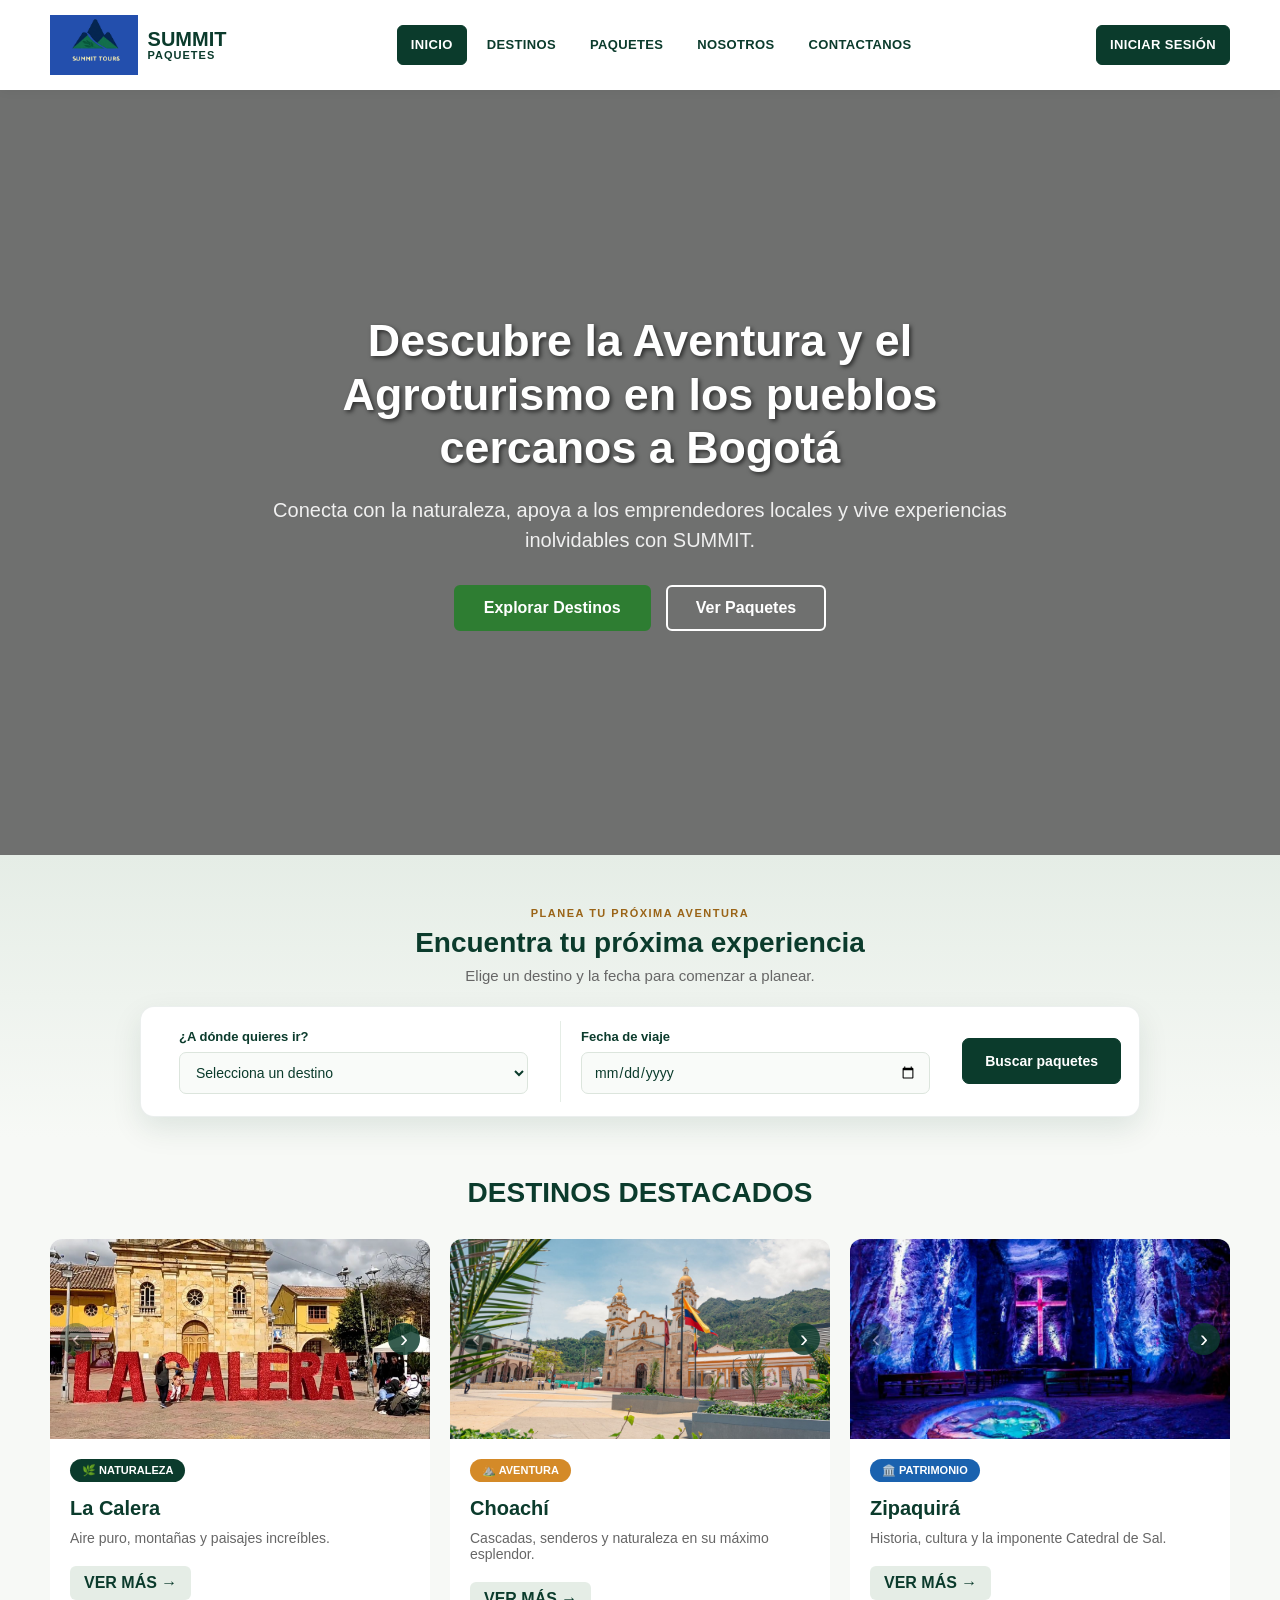
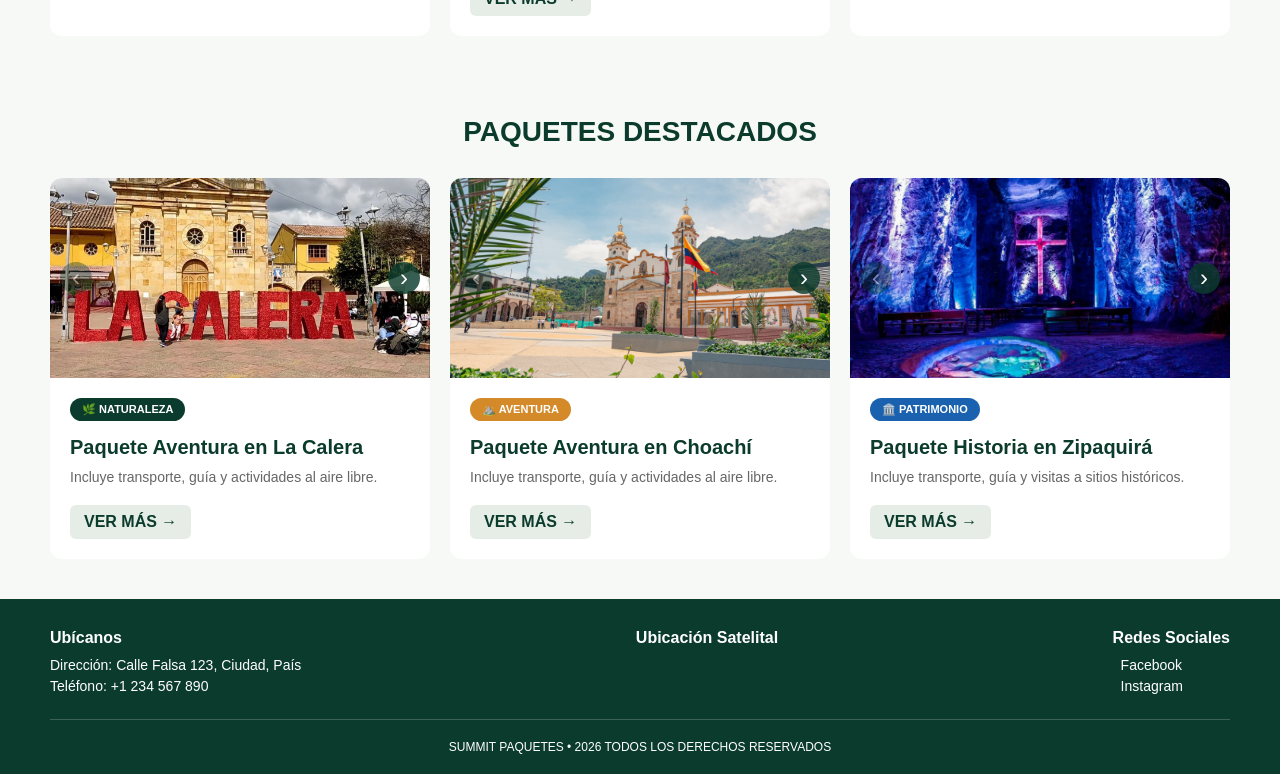
<file: index.html>
<!DOCTYPE html>
<html lang="es">
<head>
  <meta charset="UTF-8">
  <meta name="viewport" content="width=device-width, initial-scale=1.0">
<link rel="stylesheet" href="css/style.css">
    <title>Summit Paquetes - Bogotá y Alrededores</title>
</head>
<body>
<!-- Encabezado -->
<header class="main-header" id="inicio">
  <div class="logo">
    <img src="images/logoSUMMIT.PNG" alt="Logo SUMMIT" class="header-logo-img">
    <div class="logo-text">
      <span class="logo-title">SUMMIT</span>
      <span class="logo-subtitle">PAQUETES</span>
    </div>
  </div>

  <nav class="main-nav buttons" aria-label="Navegación principal">
    <ul>
      <li><a class="button active" href="index.html">INICIO</a></li>
      <li><a class="button" href="destinos.html">DESTINOS</a></li>
      <li><a class="button" href="paquetes.html">PAQUETES</a></li>
      <li><a class="button" href="nosotros.html">NOSOTROS</a></li>
      <li><a class="button" href="contactanos.html">CONTACTANOS</a></li>
    </ul>
  </nav>

  <div class="header-action buttons">
    <a href="login.html" class="button">INICIAR SESIÓN</a>
  </div>
</header>

<!-- BANNER PRINCIPAL (HERO BANNER) -->
<section class="hero-banner">
  <div class="hero-overlay"></div>
  <div class="hero-content">
    <h1 class="hero-title">Descubre la Aventura y el Agroturismo en los pueblos cercanos a Bogotá</h1>
    <p class="hero-subtitle">Conecta con la naturaleza, apoya a los emprendedores locales y vive experiencias inolvidables con SUMMIT.</p>
    <div class="hero-buttons">
      <a href="destinos.html" class="btn1 btn-primary">Explorar Destinos</a>
      <a href="paquetes.html" class="btn1 btn-secondary">Ver Paquetes</a>
    </div>
  </div>
</section>


<section class="search-section" aria-labelledby="searchTitle">
  <div class="search-heading">
    <span class="search-eyebrow">PLANEA TU PRÓXIMA AVENTURA</span>
    <h2 id="searchTitle">Encuentra tu próxima experiencia</h2>
    <p>Elige un destino y la fecha para comenzar a planear.</p>
  </div>
  <form id="searchForm" class="search-bar">
    <div class="search-item">
      <label for="searchDestination" class="search-label">¿A dónde quieres ir?</label>
      <select id="searchDestination" class="search-input" required>
        <option value="">Selecciona un destino</option>
        <option value="calera">La Calera</option>
        <option value="choachi">Choachí</option>
        <option value="zipaquira">Zipaquirá</option>
      </select>
    </div>
    <div class="search-item">
      <label for="searchDate" class="search-label">Fecha de viaje</label>
      <input type="date" id="searchDate" class="search-input" required>
    </div>
    <button type="submit" class="search-submit">Buscar paquetes</button>
  </form>
</section>


<!-- Destinos Destacados -->
<section class="destinations-section" id="destinos-destacados">
  <h2 class="section-title">DESTINOS DESTACADOS</h2>
  <div class="cards-grid">
    <article class="card" id="calera">
      <div class="card-media">
        <div class="card-slider" aria-label="Imágenes de La Calera">
          <img src="images/calera.jpg" alt="Paisaje de La Calera">
          <img src="images/calera1.jpg" alt="Experiencia turística en La Calera">
          <img src="images/calera2.jpg" alt="Naturaleza en La Calera">
        </div>
        <button class="slider-btn prev" type="button" aria-label="Imagen anterior de La Calera">‹</button>
        <button class="slider-btn next" type="button" aria-label="Siguiente imagen de La Calera">›</button>
      </div>
      <div class="card-body">
        <span class="badge badge-nature">🌿 NATURALEZA</span>
        <h3>La Calera</h3>
        <p>Aire puro, montañas y paisajes increíbles.</p>
        <a href="destinos.html#la-calera" class="btn2 btn-secondary">VER MÁS →</a>
      </div>
    </article>

    <article class="card" id="choachi">
      <div class="card-media">
        <div class="card-slider" aria-label="Imágenes de Choachí">
          <img src="images/choachi.jpg" alt="Paisaje de Choachí">
          <img src="images/choachi1.jpg" alt="Experiencia turística en Choachí">
          <img src="images/choachi2.jpg" alt="Naturaleza en Choachí">
        </div>
        <button class="slider-btn prev" type="button" aria-label="Imagen anterior de Choachí">‹</button>
        <button class="slider-btn next" type="button" aria-label="Siguiente imagen de Choachí">›</button>
      </div>
      <div class="card-body">
        <span class="badge badge-adventure">⛰️ AVENTURA</span>
        <h3>Choachí</h3>
        <p>Cascadas, senderos y naturaleza en su máximo esplendor.</p>
        <a href="destinos.html#choachi" class="btn2 btn-secondary">VER MÁS →</a>
      </div>
    </article>

    <article class="card" id="zipaquira">
      <div class="card-media">
        <div class="card-slider" aria-label="Imágenes de Zipaquirá">
          <img src="images/zipaquira.jpg" alt="Paisaje de Zipaquirá">
          <img src="images/zipaquira1.jpg" alt="Experiencia turística en Zipaquirá">
          <img src="images/zipaquira2.jpg" alt="Patrimonio de Zipaquirá">
        </div>
        <button class="slider-btn prev" type="button" aria-label="Imagen anterior de Zipaquirá">‹</button>
        <button class="slider-btn next" type="button" aria-label="Siguiente imagen de Zipaquirá">›</button>
      </div>
      <div class="card-body">
        <span class="badge badge-heritage">🏛️ PATRIMONIO</span>
        <h3>Zipaquirá</h3>
        <p>Historia, cultura y la imponente Catedral de Sal.</p>
        <a href="destinos.html#zipaquira" class="btn2 btn-secondary">VER MÁS →</a>
      </div>
    </article>
  </div>
</section>

<!-- Sección Paquetes -->
<section class="destinations-section" id="paquetes-destacados">
  <h2 class="section-title">PAQUETES DESTACADOS</h2>
  <div class="cards-grid">
    <article class="card" id="paquete-calera">
      <div class="card-media">
        <div class="card-slider" aria-label="Imágenes del paquete de La Calera">
          <img src="images/calera.jpg" alt="Paisaje del paquete en La Calera">
          <img src="images/calera1.jpg" alt="Actividades del paquete en La Calera">
          <img src="images/calera2.jpg" alt="Naturaleza del paquete en La Calera">
        </div>
        <button class="slider-btn prev" type="button" aria-label="Imagen anterior del paquete de La Calera">‹</button>
        <button class="slider-btn next" type="button" aria-label="Siguiente imagen del paquete de La Calera">›</button>
      </div>
      <div class="card-body">
        <span class="badge badge-nature">🌿 NATURALEZA</span>
        <h3>Paquete Aventura en La Calera</h3>
        <p>Incluye transporte, guía y actividades al aire libre.</p>
        <a href="paquetes.html#paquete-calera" class="btn2 btn-secondary">VER MÁS →</a>
      </div>
    </article>

    <article class="card" id="paquete-choachi">
      <div class="card-media">
        <div class="card-slider" aria-label="Imágenes del paquete de Choachí">
          <img src="images/choachi.jpg" alt="Paisaje del paquete en Choachí">
          <img src="images/choachi1.jpg" alt="Actividades del paquete en Choachí">
          <img src="images/choachi2.jpg" alt="Naturaleza del paquete en Choachí">
        </div>
        <button class="slider-btn prev" type="button" aria-label="Imagen anterior del paquete de Choachí">‹</button>
        <button class="slider-btn next" type="button" aria-label="Siguiente imagen del paquete de Choachí">›</button>
      </div>
      <div class="card-body">
        <span class="badge badge-adventure">⛰️ AVENTURA</span>
        <h3>Paquete Aventura en Choachí</h3>
        <p>Incluye transporte, guía y actividades al aire libre.</p>
        <a href="paquetes.html#paquete-choachi" class="btn2 btn-secondary">VER MÁS →</a>
      </div>
    </article>

    <article class="card" id="paquete-zipaquira">
      <div class="card-media">
        <div class="card-slider" aria-label="Imágenes del paquete de Zipaquirá">
          <img src="images/zipaquira.jpg" alt="Paisaje del paquete en Zipaquirá">
          <img src="images/zipaquira1.jpg" alt="Experiencia cultural en Zipaquirá">
          <img src="images/zipaquira2.jpg" alt="Patrimonio del paquete en Zipaquirá">
        </div>
        <button class="slider-btn prev" type="button" aria-label="Imagen anterior del paquete de Zipaquirá">‹</button>
        <button class="slider-btn next" type="button" aria-label="Siguiente imagen del paquete de Zipaquirá">›</button>
      </div>
      <div class="card-body">
        <span class="badge badge-heritage">🏛️ PATRIMONIO</span>
        <h3>Paquete Historia en Zipaquirá</h3>
        <p>Incluye transporte, guía y visitas a sitios históricos.</p>
        <a href="paquetes.html#paquete-zipaquira" class="btn2 btn-secondary">VER MÁS →</a>
      </div>
    </article>
  </div>
</section>

  <!-- Pie de página -->
  <footer class="main-footer" id="contactanos">
    <div class="footer-content">
      <section class="footer-info">
        <h3>Ubícanos</h3>
        <p>Dirección: Calle Falsa 123, Ciudad, País</p>
        <p>Teléfono: +1 234 567 890</p>
      </section>

      <section class="footer-location">
        <h3>Ubicación Satelital</h3>
      </section>

      <section class="footer-social">
        <h3>Redes Sociales</h3>
        <p><i class="fa-brands fa-facebook"></i> Facebook</p>
        <p><i class="fa-brands fa-instagram"></i> Instagram</p>
      </section>
    </div>
    
    <hr class="footer-divider">
    
    <div class="footer-copyright">
      <p>SUMMIT PAQUETES • 2026 TODOS LOS DERECHOS RESERVADOS</p>
    </div>
  </footer>

  <script src="js/index.js" defer></script>
  <script src="js/card-slider.js" defer></script>
</body>
</html>
</file>
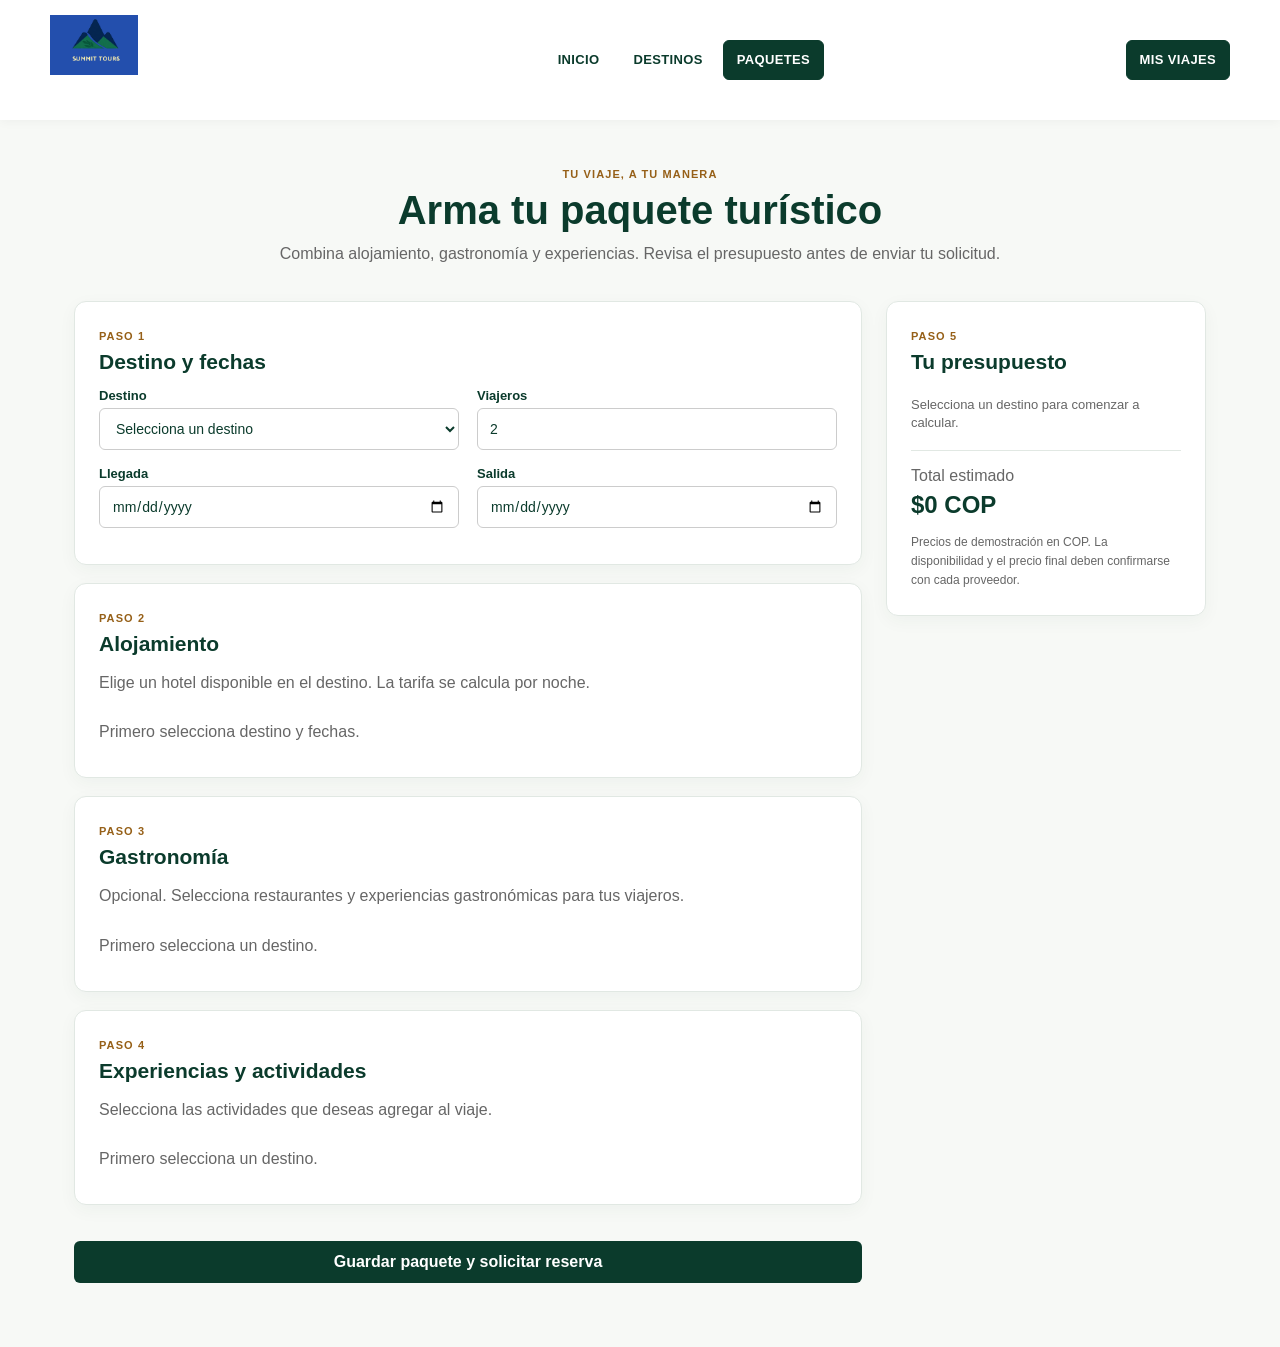
<file: constructor-paquete.html>
<!DOCTYPE html>
<html lang="es">
<head>
  <meta charset="UTF-8">
  <meta name="viewport" content="width=device-width, initial-scale=1.0">
  <title>Arma tu viaje - SUMMIT</title>
  <link rel="stylesheet" href="css/style.css">
</head>
<body>
  <header class="main-header">
    <a class="sidebar-brand builder-brand" href="index.html">
      <img src="images/logoSUMMIT.PNG" alt="Logo SUMMIT" class="header-logo-img">
      <span>SUMMIT</span>
    </a>
    <nav class="main-nav buttons" aria-label="Navegación principal">
      <ul>
        <li><a class="button" href="index.html">INICIO</a></li>
        <li><a class="button" href="destinos.html">DESTINOS</a></li>
        <li><a class="button active" href="paquetes.html">PAQUETES</a></li>
      </ul>
    </nav>
    <div class="header-action buttons"><a class="button" href="dashboard-cliente.html">MIS VIAJES</a></div>
  </header>

  <main class="builder-page">
    <div class="builder-heading">
      <p class="builder-eyebrow">TU VIAJE, A TU MANERA</p>
      <h1>Arma tu paquete turístico</h1>
      <p>Combina alojamiento, gastronomía y experiencias. Revisa el presupuesto antes de enviar tu solicitud.</p>
    </div>

    <div class="builder-layout">
      <form class="builder-form" id="tripBuilderForm">
        <section class="builder-section" aria-labelledby="tripDetailsTitle">
          <span class="builder-step">PASO 1</span>
          <h2 id="tripDetailsTitle">Destino y fechas</h2>
          <div class="form-grid">
            <div class="form-group">
              <label for="destination">Destino</label>
              <select id="destination" required>
                <option value="">Selecciona un destino</option>
                <option value="La Calera">La Calera</option>
                <option value="Choachí">Choachí</option>
                <option value="Zipaquirá">Zipaquirá</option>
              </select>
            </div>
            <div class="form-group">
              <label for="travelerCount">Viajeros</label>
              <input id="travelerCount" type="number" min="1" max="12" value="2" required>
            </div>
            <div class="form-group">
              <label for="arrivalDate">Llegada</label>
              <input id="arrivalDate" type="date" required>
            </div>
            <div class="form-group">
              <label for="departureDate">Salida</label>
              <input id="departureDate" type="date" required>
            </div>
          </div>
        </section>

        <section class="builder-section" aria-labelledby="hotelTitle">
          <span class="builder-step">PASO 2</span>
          <h2 id="hotelTitle">Alojamiento</h2>
          <p class="builder-help">Elige un hotel disponible en el destino. La tarifa se calcula por noche.</p>
          <div class="builder-options" id="hotelOptions" aria-live="polite">
            <p class="dashboard-empty">Primero selecciona destino y fechas.</p>
          </div>
        </section>

        <section class="builder-section" aria-labelledby="restaurantTitle">
          <span class="builder-step">PASO 3</span>
          <h2 id="restaurantTitle">Gastronomía</h2>
          <p class="builder-help">Opcional. Selecciona restaurantes y experiencias gastronómicas para tus viajeros.</p>
          <div class="builder-options" id="restaurantOptions" aria-live="polite">
            <p class="dashboard-empty">Primero selecciona un destino.</p>
          </div>
        </section>

        <section class="builder-section" aria-labelledby="activityTitle">
          <span class="builder-step">PASO 4</span>
          <h2 id="activityTitle">Experiencias y actividades</h2>
          <p class="builder-help">Selecciona las actividades que deseas agregar al viaje.</p>
          <div class="builder-options" id="activityOptions" aria-live="polite">
            <p class="dashboard-empty">Primero selecciona un destino.</p>
          </div>
        </section>

        <p id="builderMessage" class="builder-message" role="status" aria-live="polite"></p>
        <button class="btn2 btn-primary builder-submit" type="submit">Guardar paquete y solicitar reserva</button>
      </form>

      <aside class="builder-summary" aria-labelledby="summaryTitle">
        <span class="builder-step">PASO 5</span>
        <h2 id="summaryTitle">Tu presupuesto</h2>
        <div id="summaryDetails" class="summary-details">
          <p>Selecciona un destino para comenzar a calcular.</p>
        </div>
        <div class="summary-total">
          <span>Total estimado</span>
          <strong id="summaryTotal">$0 COP</strong>
        </div>
        <p class="builder-disclaimer">Precios de demostración en COP. La disponibilidad y el precio final deben confirmarse con cada proveedor.</p>
      </aside>
    </div>
  </main>

  <script src="js/summit-storage.js" defer></script>
  <script src="js/paquete-builder.js" defer></script>
</body>
</html>
</file>
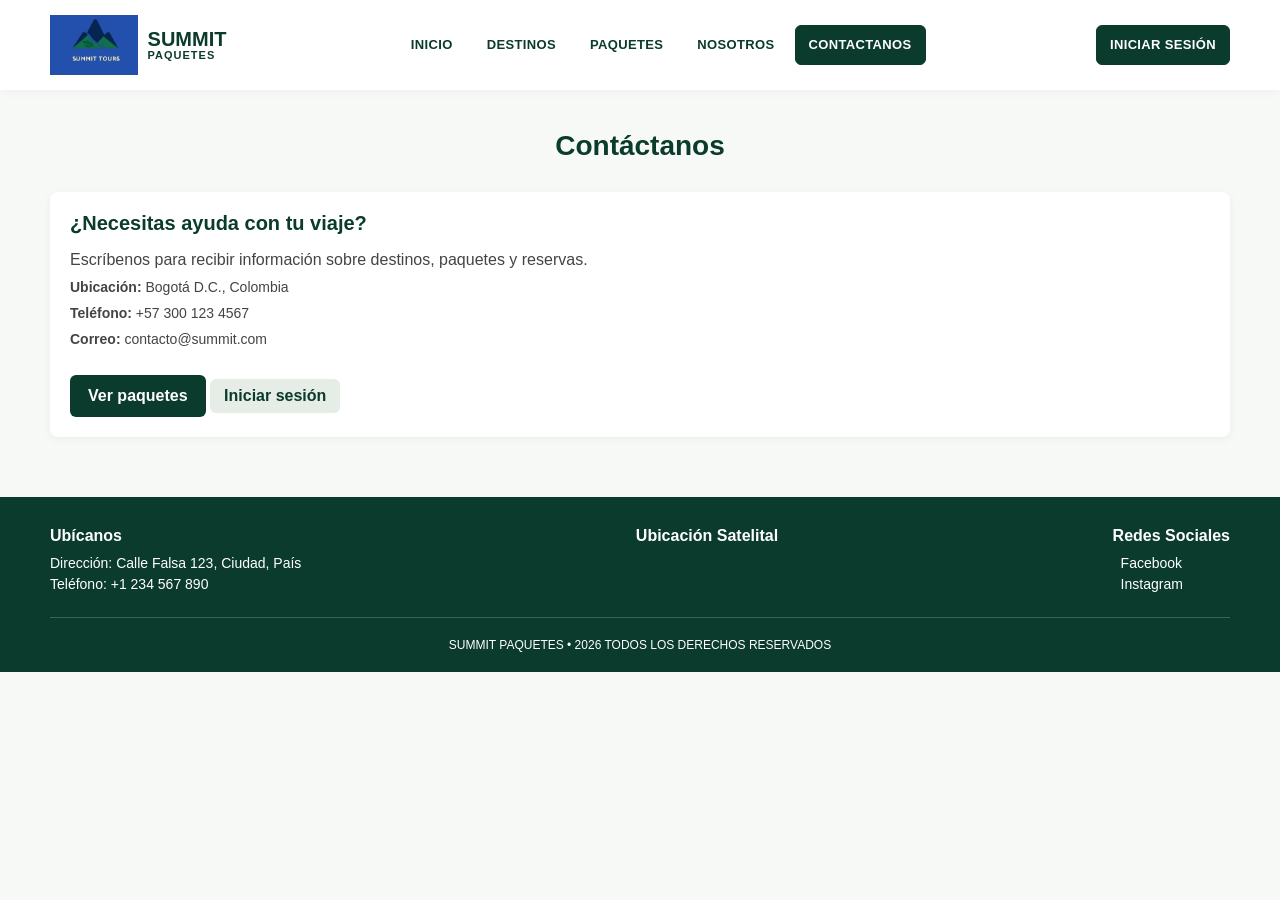
<file: contactanos.html>
<!DOCTYPE html>
<html lang="es">
<head>
  <meta charset="UTF-8">
  <meta name="viewport" content="width=device-width, initial-scale=1.0">
  <title>Contacto - SUMMIT</title>
  <link rel="stylesheet" href="css/style.css">
</head>
<body>

  <!-- HEADER -->
  <header class="main-header">
    <div class="logo">
      <img src="images/logoSUMMIT.PNG" alt="Logo SUMMIT" class="header-logo-img">
      <div class="logo-text">
        <span class="logo-title">SUMMIT</span>
        <span class="logo-subtitle">PAQUETES</span>
      </div>
    </div>
    <nav class="main-nav buttons" aria-label="Navegación principal">
      <ul>
        <li><a class="button" href="index.html">INICIO</a></li>
        <li><a class="button" href="destinos.html">DESTINOS</a></li>
        <li><a class="button" href="paquetes.html">PAQUETES</a></li>
        <li><a class="button" href="nosotros.html">NOSOTROS</a></li>
        <li><a class="button active" href="contactanos.html">CONTACTANOS</a></li>
      </ul>
    </nav>
    <div class="header-action buttons">
      <a href="login.html" class="button">INICIAR SESIÓN</a>
    </div>
  </header>

  <!-- CONTENIDO PRINCIPAL -->
  <main class="destinations-section">
    <h1 class="section-title">Contáctanos</h1>
    <section class="dashboard-section">
      <h2>¿Necesitas ayuda con tu viaje?</h2>
      <p>Escríbenos para recibir información sobre destinos, paquetes y reservas.</p>
      <div class="profile-info">
        <p><strong>Ubicación:</strong> Bogotá D.C., Colombia</p>
        <p><strong>Teléfono:</strong> +57 300 123 4567</p>
        <p><strong>Correo:</strong> contacto@summit.com</p>
      </div>
      <br>
      <a href="paquetes.html" class="btn2 btn-primary">Ver paquetes</a>
      <a href="login.html" class="btn2 btn-secondary">Iniciar sesión</a>
    </section>
  </main>

  <!-- Pie de página -->
  <footer class="main-footer" id="contactanos">
    <div class="footer-content">
      <section class="footer-info">
        <h3>Ubícanos</h3>
        <p>Dirección: Calle Falsa 123, Ciudad, País</p>
        <p>Teléfono: +1 234 567 890</p>
      </section>

      <section class="footer-location">
        <h3>Ubicación Satelital</h3>
      </section>

      <section class="footer-social">
        <h3>Redes Sociales</h3>
        <p><i class="fa-brands fa-facebook"></i> Facebook</p>
        <p><i class="fa-brands fa-instagram"></i> Instagram</p>
      </section>
    </div>
    
    <hr class="footer-divider">
    
    <div class="footer-copyright">
      <p>SUMMIT PAQUETES • 2026 TODOS LOS DERECHOS RESERVADOS</p>
    </div>
  </footer>

</body>
</html>
</file>
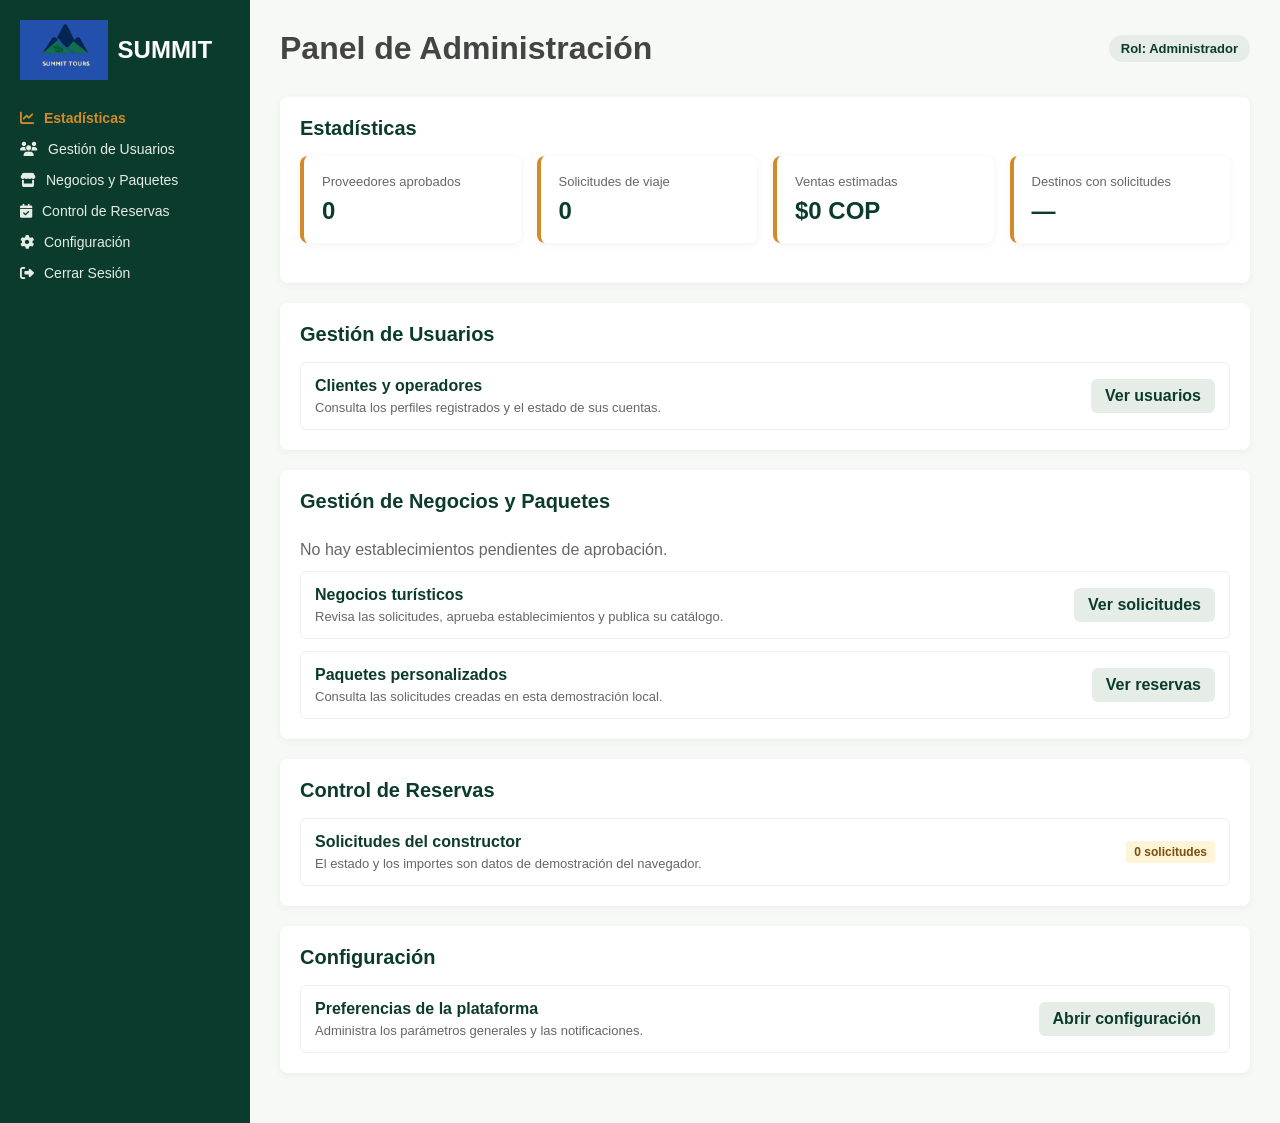
<file: dashboard-admin.html>
<!DOCTYPE html>
<html lang="es">
<head>
  <meta charset="UTF-8">
  <meta name="viewport" content="width=device-width, initial-scale=1.0">
  <title>Summit - Panel de Administración</title>
  <link rel="stylesheet" href="css/style.css">
  <link rel="stylesheet" href="https://cdnjs.cloudflare.com/ajax/libs/font-awesome/6.4.0/css/all.min.css">
</head>
<body>
  <div class="dashboard-layout">
    <aside class="sidebar">
      <div class="sidebar-logo">
        <a class="sidebar-brand" href="index.html">
          <img src="images/logoSUMMIT.PNG" alt="Logo SUMMIT" class="header-logo-img">
          <span>SUMMIT</span>
        </a>
      </div>
      <ul class="sidebar-menu">
        <li class="active"><a href="#estadisticas"><i class="fa-solid fa-chart-line"></i> Estadísticas</a></li>
        <li><a href="#usuarios"><i class="fa-solid fa-users"></i> Gestión de Usuarios</a></li>
        <li><a href="#negocios"><i class="fa-solid fa-store"></i> Negocios y Paquetes</a></li>
        <li><a href="#reservas"><i class="fa-solid fa-calendar-check"></i> Control de Reservas</a></li>
        <li><a href="#configuracion"><i class="fa-solid fa-gear"></i> Configuración</a></li>
        <li><a href="index.html"><i class="fa-solid fa-right-from-bracket"></i> Cerrar Sesión</a></li>
      </ul>
    </aside>

    <main class="dashboard-main">
      <header class="dashboard-header">
        <h1>Panel de Administración</h1>
        <span class="user-role-badge">Rol: Administrador</span>
      </header>

      <section class="dashboard-section" id="estadisticas">
        <h2>Estadísticas</h2>
        <div class="dashboard-grid">
          <article class="dashboard-stat">
            <span>Proveedores aprobados</span>
            <strong id="approvedProviderCount">0</strong>
          </article>
          <article class="dashboard-stat">
            <span>Solicitudes de viaje</span>
            <strong id="customPackageCount">0</strong>
          </article>
          <article class="dashboard-stat">
            <span>Ventas estimadas</span>
            <strong id="estimatedSales">$0 COP</strong>
          </article>
          <article class="dashboard-stat">
            <span>Destinos con solicitudes</span>
            <strong id="popularDestination">—</strong>
          </article>
        </div>
      </section>

      <section class="dashboard-section" id="usuarios">
        <h2>Gestión de Usuarios</h2>
        <div class="dashboard-list">
          <article class="dashboard-item">
            <div>
              <h3>Clientes y operadores</h3>
              <p>Consulta los perfiles registrados y el estado de sus cuentas.</p>
            </div>
            <a class="btn2 btn-secondary" href="#usuarios">Ver usuarios</a>
          </article>
        </div>
      </section>

      <section class="dashboard-section" id="negocios">
        <h2>Gestión de Negocios y Paquetes</h2>
        <div class="dashboard-list" id="providerApprovalList" aria-live="polite"></div>
        <div class="dashboard-list">
          <article class="dashboard-item">
            <div>
              <h3>Negocios turísticos</h3>
              <p>Revisa las solicitudes, aprueba establecimientos y publica su catálogo.</p>
            </div>
            <a class="btn2 btn-secondary" href="#negocios">Ver solicitudes</a>
          </article>
          <article class="dashboard-item">
            <div>
              <h3>Paquetes personalizados</h3>
              <p>Consulta las solicitudes creadas en esta demostración local.</p>
            </div>
            <a class="btn2 btn-secondary" href="#reservas">Ver reservas</a>
          </article>
        </div>
      </section>

      <section class="dashboard-section" id="reservas">
        <h2>Control de Reservas</h2>
        <div class="dashboard-list">
          <article class="dashboard-item">
            <div>
              <h3>Solicitudes del constructor</h3>
              <p>El estado y los importes son datos de demostración del navegador.</p>
            </div>
            <span class="status-badge status-pending" id="reservationStatus">0 solicitudes</span>
          </article>
        </div>
      </section>

      <section class="dashboard-section" id="configuracion">
        <h2>Configuración</h2>
        <div class="dashboard-list">
          <article class="dashboard-item">
            <div>
              <h3>Preferencias de la plataforma</h3>
              <p>Administra los parámetros generales y las notificaciones.</p>
            </div>
            <a class="btn2 btn-secondary" href="#configuracion">Abrir configuración</a>
          </article>
        </div>
      </section>
    </main>
  </div>
  <script src="js/summit-storage.js" defer></script>
  <script src="js/dashboard-admin.js" defer></script>
</body>
</html>
</file>
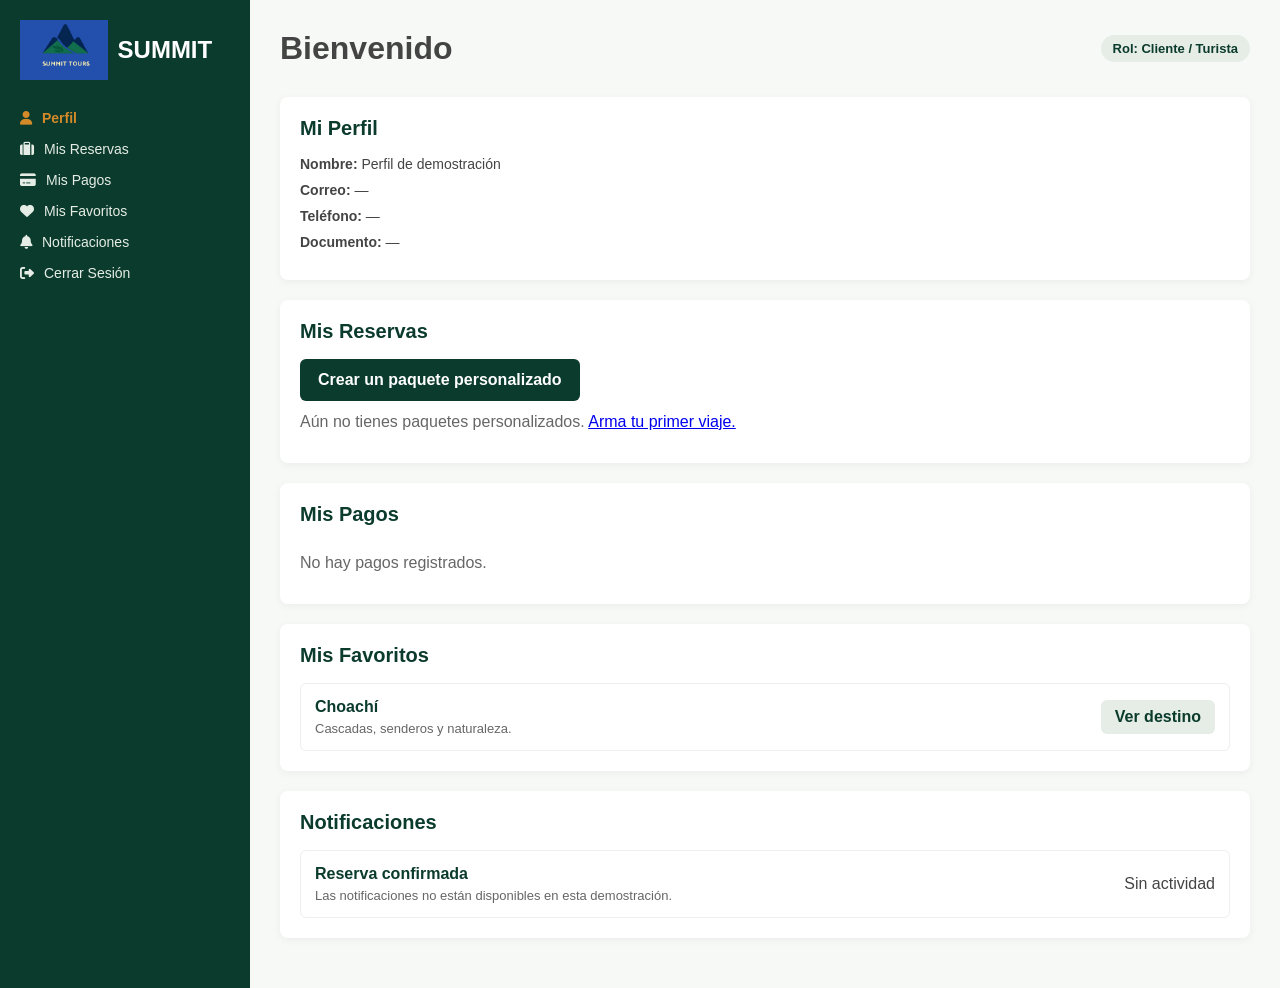
<file: dashboard-cliente.html>
<!DOCTYPE html>
<html lang="es">
<head>
  <meta charset="UTF-8">
  <meta name="viewport" content="width=device-width, initial-scale=1.0">
  <title>Summit - Panel del Cliente</title>
  <link rel="stylesheet" href="css/style.css">
  <link rel="stylesheet" href="https://cdnjs.cloudflare.com/ajax/libs/font-awesome/6.4.0/css/all.min.css">
</head>
<body>
  <div class="dashboard-layout">
    <aside class="sidebar">
      <div class="sidebar-logo">
        <a class="sidebar-brand" href="index.html">
          <img src="images/logoSUMMIT.PNG" alt="Logo SUMMIT" class="header-logo-img">
          <span>SUMMIT</span>
        </a>
      </div>
      <ul class="sidebar-menu">
        <li class="active"><a href="#perfil"><i class="fa-solid fa-user"></i> Perfil</a></li>
        <li><a href="#reservas"><i class="fa-solid fa-suitcase"></i> Mis Reservas</a></li>
        <li><a href="#pagos"><i class="fa-solid fa-credit-card"></i> Mis Pagos</a></li>
        <li><a href="#favoritos"><i class="fa-solid fa-heart"></i> Mis Favoritos</a></li>
        <li><a href="#notificaciones"><i class="fa-solid fa-bell"></i> Notificaciones</a></li>
        <li><a href="index.html" id="logoutLink"><i class="fa-solid fa-right-from-bracket"></i> Cerrar Sesión</a></li>
      </ul>
    </aside>

    <main class="dashboard-main">
      <header class="dashboard-header">
        <h1 id="welcomeHeading">Bienvenido</h1>
        <span class="user-role-badge">Rol: Cliente / Turista</span>
      </header>

      <section class="dashboard-section" id="perfil">
        <h2>Mi Perfil</h2>
        <div class="profile-info">
          <p><strong>Nombre:</strong> <span id="profileName"></span></p>
          <p><strong>Correo:</strong> <span id="profileEmail"></span></p>
          <p><strong>Teléfono:</strong> <span id="profilePhone"></span></p>
          <p><strong>Documento:</strong> <span id="profileDocument"></span></p>
        </div>
      </section>

      <section class="dashboard-section" id="reservas">
        <h2>Mis Reservas</h2>
        <p><a class="btn2 btn-primary" href="constructor-paquete.html">Crear un paquete personalizado</a></p>
        <div class="dashboard-list" id="reservationList" aria-live="polite"></div>
      </section>

      <section class="dashboard-section" id="pagos">
        <h2>Mis Pagos</h2>
        <div class="dashboard-list" id="paymentList"></div>
      </section>

      <section class="dashboard-section" id="favoritos">
        <h2>Mis Favoritos</h2>
        <div class="dashboard-list">
          <article class="dashboard-item">
            <div>
              <h3>Choachí</h3>
              <p>Cascadas, senderos y naturaleza.</p>
            </div>
            <a class="btn2 btn-secondary" href="destinos.html">Ver destino</a>
          </article>
        </div>
      </section>

      <section class="dashboard-section" id="notificaciones">
        <h2>Notificaciones</h2>
        <div class="dashboard-list">
          <article class="dashboard-item">
            <div>
              <h3>Reserva confirmada</h3>
              <p>Las notificaciones no están disponibles en esta demostración.</p>
            </div>
            <span>Sin actividad</span>
          </article>
        </div>
      </section>
    </main>
  </div>
  <script src="js/summit-storage.js"></script>
  <script src="js/dashboard-cliente.js"></script>
</body>
</html>
</file>
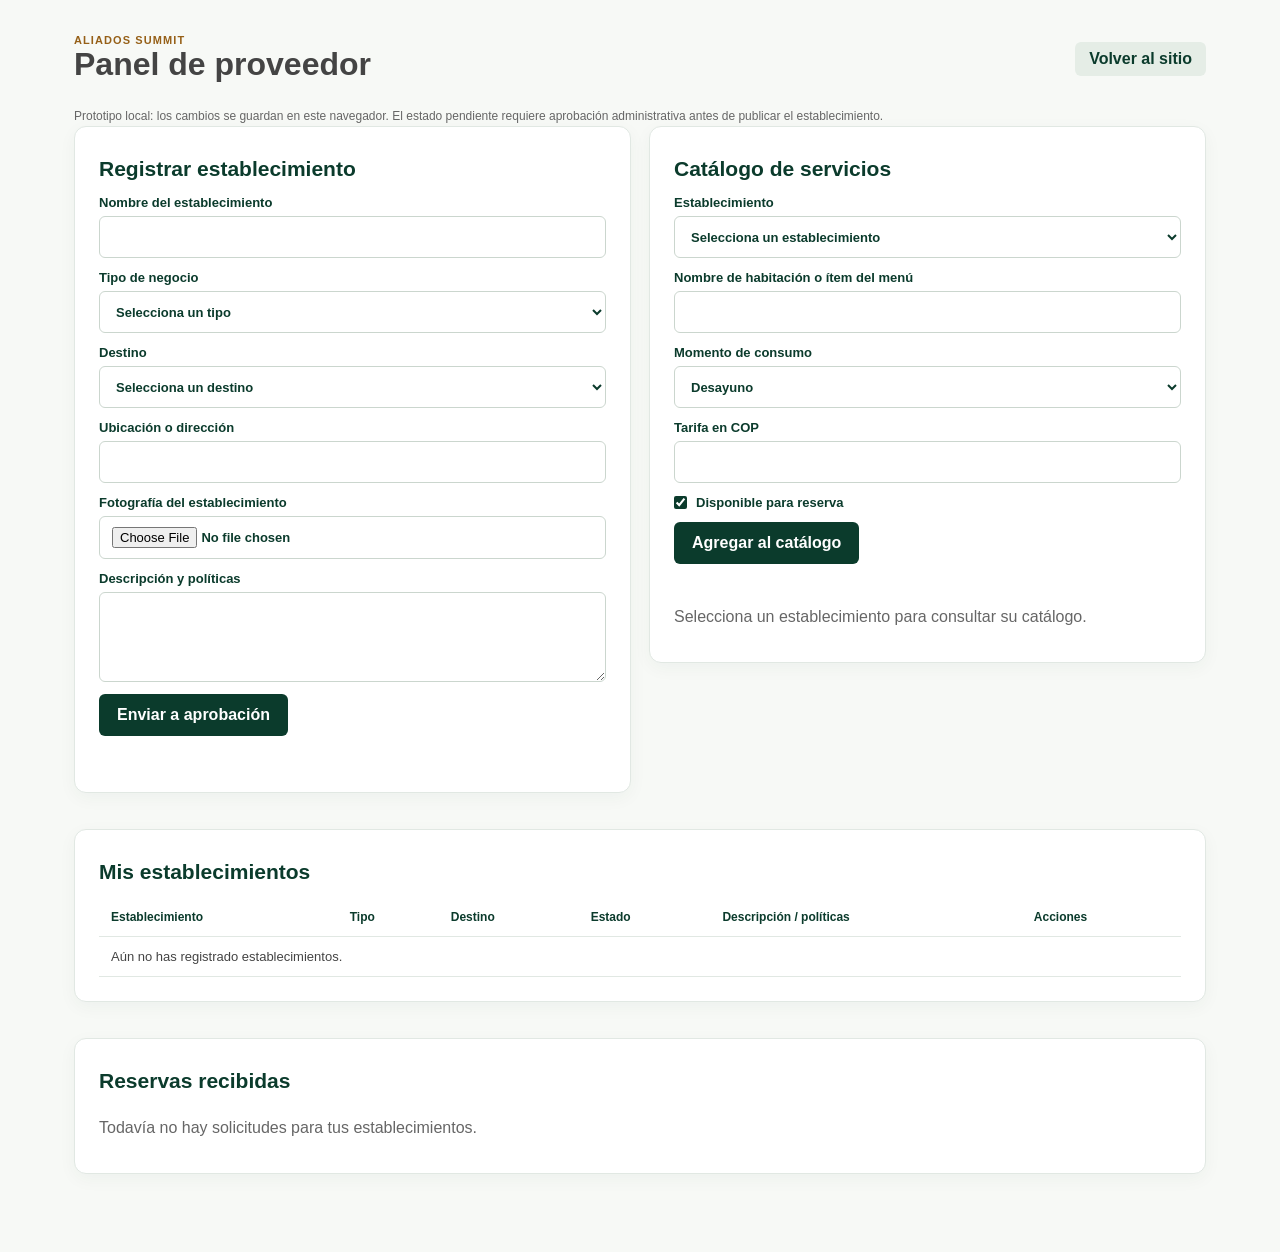
<file: dashboard-proveedor.html>
<!DOCTYPE html>
<html lang="es">
<head>
  <meta charset="UTF-8">
  <meta name="viewport" content="width=device-width, initial-scale=1.0">
  <title>Panel de proveedor - SUMMIT</title>
  <link rel="stylesheet" href="css/style.css">
</head>
<body>
  <div class="provider-page">
    <header class="dashboard-header">
      <div>
        <p class="builder-eyebrow">ALIADOS SUMMIT</p>
        <h1>Panel de proveedor</h1>
      </div>
      <a class="btn2 btn-secondary" href="index.html">Volver al sitio</a>
    </header>

    <p class="builder-disclaimer">Prototipo local: los cambios se guardan en este navegador. El estado pendiente requiere aprobación administrativa antes de publicar el establecimiento.</p>

    <div class="provider-grid">
      <section class="provider-panel" aria-labelledby="siteFormTitle">
        <h2 id="siteFormTitle">Registrar establecimiento</h2>
        <form id="siteForm">
          <label for="siteName">Nombre del establecimiento
            <input id="siteName" name="name" maxlength="100" required>
          </label>
          <label for="siteType">Tipo de negocio
            <select id="siteType" name="type" required>
              <option value="">Selecciona un tipo</option>
              <option value="hotel">Hotel</option>
              <option value="restaurant">Restaurante</option>
            </select>
          </label>
          <label for="siteDestination">Destino
            <select id="siteDestination" name="destination" required>
              <option value="">Selecciona un destino</option>
              <option>La Calera</option>
              <option>Choachí</option>
              <option>Zipaquirá</option>
            </select>
          </label>
          <label for="siteAddress">Ubicación o dirección
            <input id="siteAddress" name="address" maxlength="160" required>
          </label>
          <label for="siteImage">Fotografía del establecimiento
            <input id="siteImage" name="image" type="file" accept="image/*">
          </label>
          <label for="siteDescription">Descripción y políticas
            <textarea id="siteDescription" name="description" maxlength="600" required></textarea>
          </label>
          <button class="btn2 btn-primary" id="siteSubmitButton" type="submit">Enviar a aprobación</button>
          <p class="provider-feedback" id="siteFeedback" role="status" aria-live="polite"></p>
        </form>
      </section>

      <section class="provider-panel" aria-labelledby="catalogTitle">
        <h2 id="catalogTitle">Catálogo de servicios</h2>
        <form id="serviceForm">
          <label for="siteSelect">Establecimiento
            <select id="siteSelect" class="provider-site-select" required>
              <option value="">Registra o selecciona un establecimiento</option>
            </select>
          </label>
          <label for="serviceName">Nombre de habitación o ítem del menú
            <input id="serviceName" maxlength="100" required>
          </label>
          <label for="serviceMeal" id="serviceMealGroup">Momento de consumo
            <select id="serviceMeal">
              <option value="Desayuno">Desayuno</option>
              <option value="Almuerzo">Almuerzo</option>
              <option value="Cena">Cena</option>
              <option value="A la carta">A la carta</option>
            </select>
          </label>
          <label for="servicePrice">Tarifa en COP
            <input id="servicePrice" type="number" min="1000" step="1000" required>
          </label>
          <label class="provider-checkbox" for="serviceAvailable">
            <input id="serviceAvailable" type="checkbox" checked>
            Disponible para reserva
          </label>
          <button class="btn2 btn-primary" type="submit">Agregar al catálogo</button>
          <p class="provider-feedback" id="serviceFeedback" role="status" aria-live="polite"></p>
        </form>
        <div id="serviceCatalog" class="dashboard-list"></div>
      </section>

      <section class="provider-panel provider-panel-full" aria-labelledby="sitesTitle">
        <h2 id="sitesTitle">Mis establecimientos</h2>
        <div class="provider-table-wrap">
          <table class="provider-table">
            <thead>
              <tr><th>Establecimiento</th><th>Tipo</th><th>Destino</th><th>Estado</th><th>Descripción / políticas</th><th>Acciones</th></tr>
            </thead>
            <tbody id="siteList"></tbody>
          </table>
        </div>
      </section>

      <section class="provider-panel provider-panel-full" aria-labelledby="providerReservationsTitle">
        <h2 id="providerReservationsTitle">Reservas recibidas</h2>
        <div id="providerReservations" class="provider-table-wrap"></div>
      </section>
    </div>
  </div>
  <script src="js/summit-storage.js" defer></script>
  <script src="js/dashboard-proveedor.js" defer></script>
</body>
</html>
</file>
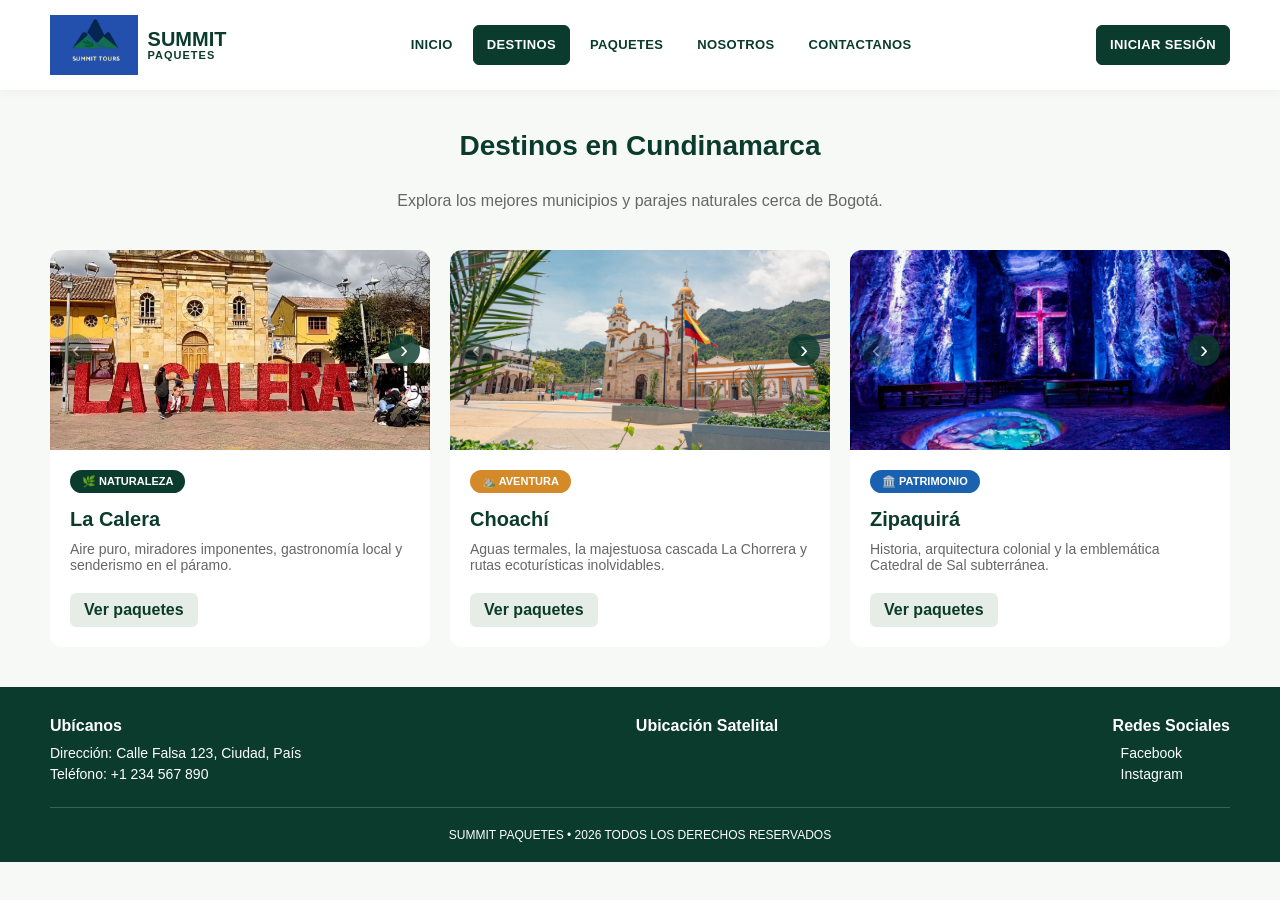
<file: destinos.html>
<!DOCTYPE html>
<html lang="es">
<head>
  <meta charset="UTF-8">
  <meta name="viewport" content="width=device-width, initial-scale=1.0">
  <title>Destinos - SUMMIT</title>
  <link rel="stylesheet" href="css/style.css">
</head>
<body>

  <!-- HEADER / NAVEGACIÓN -->
  <header class="main-header">
    <div class="logo">
      <img src="images/logoSUMMIT.PNG" alt="Logo SUMMIT" class="header-logo-img">
      <div class="logo-text">
        <span class="logo-title">SUMMIT</span>
        <span class="logo-subtitle">PAQUETES</span>
      </div>
    </div>
    <nav class="main-nav buttons" aria-label="Navegación principal">
      <ul>
        <li><a class="button" href="index.html">INICIO</a></li>
        <li><a class="button active" href="destinos.html">DESTINOS</a></li>
        <li><a class="button" href="paquetes.html">PAQUETES</a></li>
        <li><a class="button" href="nosotros.html">NOSOTROS</a></li>
        <li><a class="button" href="contactanos.html">CONTACTANOS</a></li>
      </ul>
    </nav>
    <div class="header-action buttons">
      <a href="login.html" class="button">INICIAR SESIÓN</a>
    </div>
  </header>

  <!-- CONTENIDO PRINCIPAL -->
  <main class="destinations-section">
    <h1 class="section-title">Destinos en Cundinamarca</h1>
    <p style="text-align: center; color: var(--text-muted); margin-bottom: 40px;">Explora los mejores municipios y parajes naturales cerca de Bogotá.</p>

    <div class="cards-grid">
      <div class="card" id="la-calera">
        <div class="card-media">
          <div class="card-slider" aria-label="Imágenes de La Calera">
            <img src="images/calera.jpg" alt="Paisaje de La Calera">
            <img src="images/calera1.jpg" alt="Experiencia turística en La Calera">
            <img src="images/calera2.jpg" alt="Naturaleza en La Calera">
          </div>
          <button class="slider-btn prev" type="button" aria-label="Imagen anterior de La Calera">‹</button>
          <button class="slider-btn next" type="button" aria-label="Siguiente imagen de La Calera">›</button>
        </div>
        <div class="card-body">
          <span class="badge badge-nature">🌿 NATURALEZA</span>
          <h3>La Calera</h3>
          <p>Aire puro, miradores imponentes, gastronomía local y senderismo en el páramo.</p>
          <a href="paquetes.html#paquete-calera" class="btn2 btn-secondary">Ver paquetes</a>
        </div>
      </div>

      <div class="card" id="choachi">
        <div class="card-media">
          <div class="card-slider" aria-label="Imágenes de Choachí">
            <img src="images/choachi.jpg" alt="Paisaje de Choachí">
            <img src="images/choachi1.jpg" alt="Experiencia turística en Choachí">
            <img src="images/choachi2.jpg" alt="Naturaleza en Choachí">
          </div>
          <button class="slider-btn prev" type="button" aria-label="Imagen anterior de Choachí">‹</button>
          <button class="slider-btn next" type="button" aria-label="Siguiente imagen de Choachí">›</button>
        </div>
        <div class="card-body">
          <span class="badge badge-adventure">⛰️ AVENTURA</span>
          <h3>Choachí</h3>
          <p>Aguas termales, la majestuosa cascada La Chorrera y rutas ecoturísticas inolvidables.</p>
          <a href="paquetes.html#paquete-choachi" class="btn2 btn-secondary">Ver paquetes</a>
        </div>
      </div>

      <div class="card" id="zipaquira">
        <div class="card-media">
          <div class="card-slider" aria-label="Imágenes de Zipaquirá">
            <img src="images/zipaquira.jpg" alt="Paisaje de Zipaquirá">
            <img src="images/zipaquira1.jpg" alt="Experiencia turística en Zipaquirá">
            <img src="images/zipaquira2.jpg" alt="Patrimonio de Zipaquirá">
          </div>
          <button class="slider-btn prev" type="button" aria-label="Imagen anterior de Zipaquirá">‹</button>
          <button class="slider-btn next" type="button" aria-label="Siguiente imagen de Zipaquirá">›</button>
        </div>
        <div class="card-body">
          <span class="badge badge-heritage">🏛️ PATRIMONIO</span>
          <h3>Zipaquirá</h3>
          <p>Historia, arquitectura colonial y la emblemática Catedral de Sal subterránea.</p>
          <a href="paquetes.html#paquete-zipaquira" class="btn2 btn-secondary">Ver paquetes</a>
        </div>
      </div>
    </div>
  </main>

  <!-- Pie de página -->
  <footer class="main-footer" id="contactanos">
    <div class="footer-content">
      <section class="footer-info">
        <h3>Ubícanos</h3>
        <p>Dirección: Calle Falsa 123, Ciudad, País</p>
        <p>Teléfono: +1 234 567 890</p>
      </section>

      <section class="footer-location">
        <h3>Ubicación Satelital</h3>
      </section>

      <section class="footer-social">
        <h3>Redes Sociales</h3>
        <p><i class="fa-brands fa-facebook"></i> Facebook</p>
        <p><i class="fa-brands fa-instagram"></i> Instagram</p>
      </section>
    </div>
    
    <hr class="footer-divider">
    
    <div class="footer-copyright">
      <p>SUMMIT PAQUETES • 2026 TODOS LOS DERECHOS RESERVADOS</p>
    </div>
  </footer>

  <script src="js/card-slider.js" defer></script>
</body>
</html>
</file>
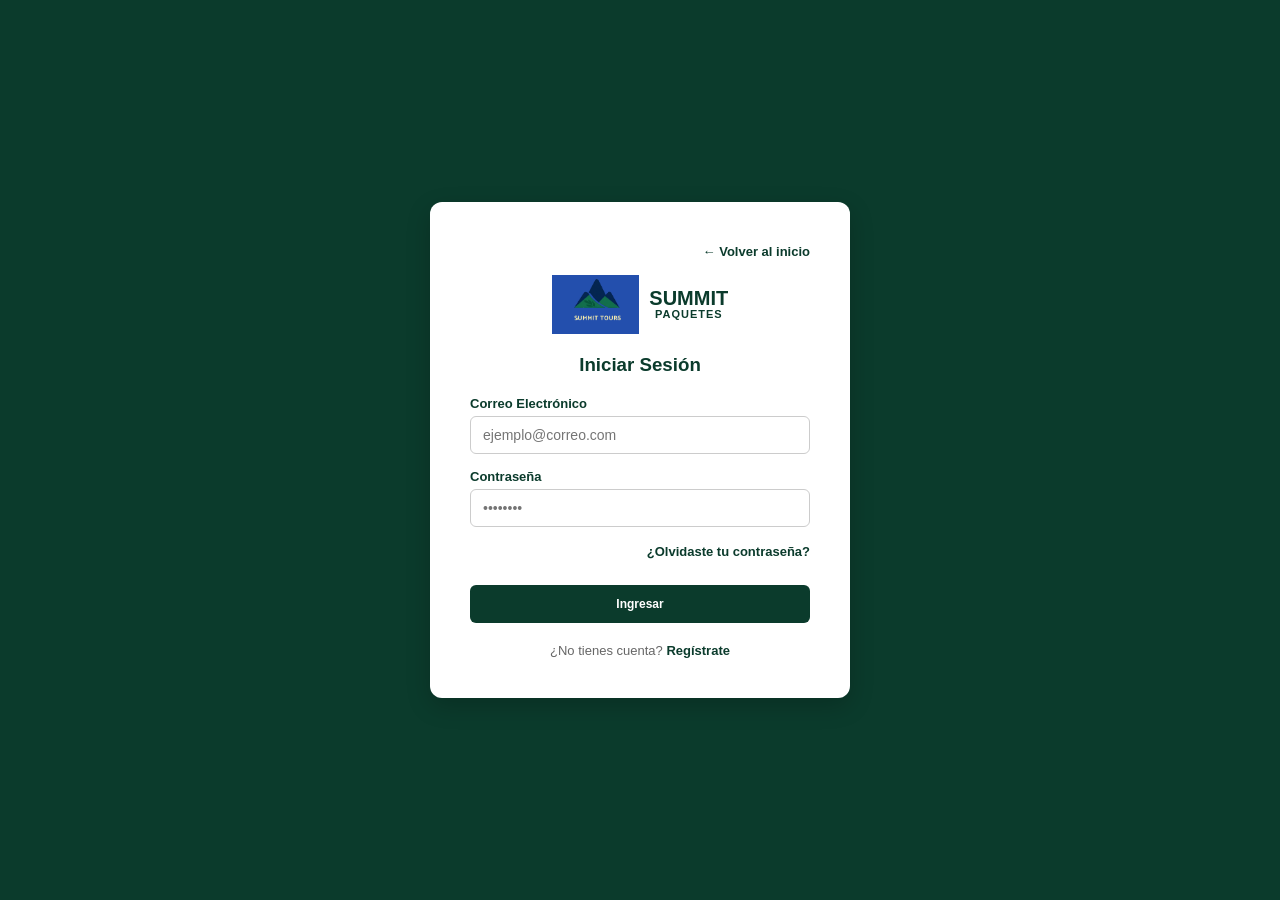
<file: login.html>
<!DOCTYPE html>
<html lang="es">
<head>
  <meta charset="UTF-8">
  <meta name="viewport" content="width=device-width, initial-scale=1.0">
  <title>Summit - Iniciar Sesión</title>
  <link rel="stylesheet" href="css/style.css">
</head>
<body class="auth-body">

  <div class="auth-card">
    <p class="auth-links"><a href="index.html">← Volver al inicio</a></p>
    <div class="logo auth-logo">
      <img src="images/logoSUMMIT.PNG" alt="Logo SUMMIT" class="header-logo-img">
      <div class="logo-text">
        <span class="logo-title">SUMMIT</span>
        <span class="logo-subtitle">PAQUETES</span>
      </div>
    </div>
    <h3>Iniciar Sesión</h3>
    
    <form id="loginForm" novalidate>
      <div class="form-group">
        <label for="loginEmail">Correo Electrónico</label>
        <input type="email" id="loginEmail" placeholder="ejemplo@correo.com" required>
        <span class="error-msg" id="errorLoginEmail"></span>
      </div>

      <div class="form-group">
        <label for="loginPassword">Contraseña</label>
        <input type="password" id="loginPassword" placeholder="••••••••" required>
        <span class="error-msg" id="errorLoginPassword"></span>
      </div>

      <div class="auth-links">
        <a href="recuperar.html">¿Olvidaste tu contraseña?</a>
      </div>

      <button type="submit" class="btn3 btn-primary btn-full">Ingresar</button>
    </form>

    <p class="auth-footer">¿No tienes cuenta? <a href="registro.html">Regístrate</a></p>
  </div>

  <script src="js/login-validation.js"></script>
</body>
</html>
</file>
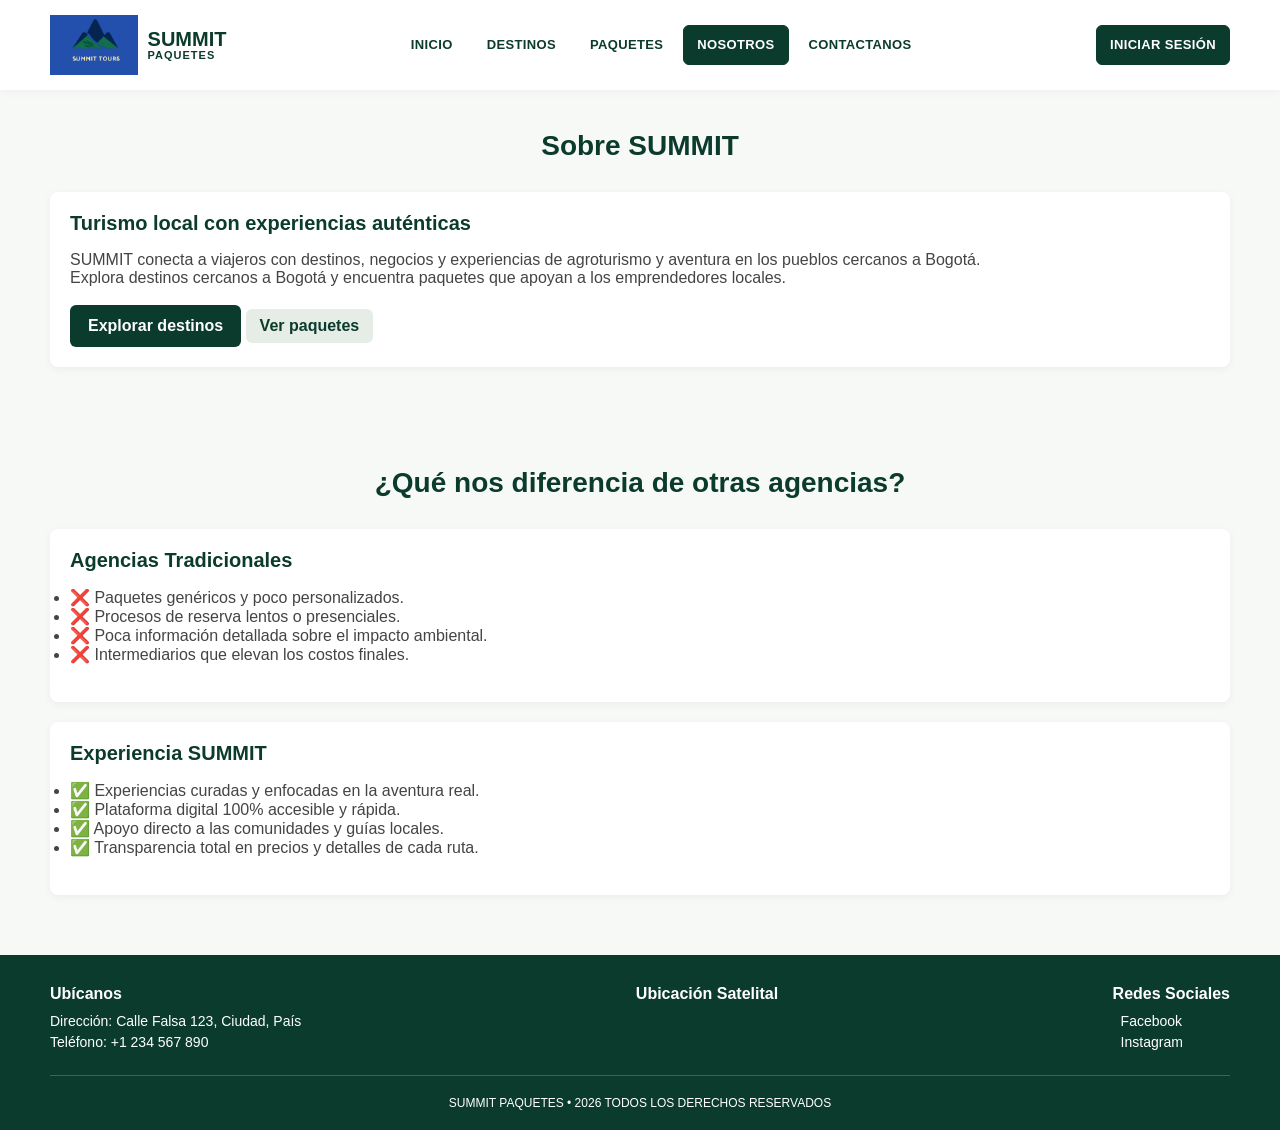
<file: nosotros.html>
<!DOCTYPE html>
<html lang="es">
<head>
  <meta charset="UTF-8">
  <meta name="viewport" content="width=device-width, initial-scale=1.0">
  <title>Sobre SUMMIT</title>
  <link rel="stylesheet" href="css/style.css">
</head>
<body>

  <!-- HEADER -->
  <header class="main-header">
    <div class="logo">
      <img src="images/logoSUMMIT.PNG" alt="Logo SUMMIT" class="header-logo-img">
      <div class="logo-text">
        <span class="logo-title">SUMMIT</span>
        <span class="logo-subtitle">PAQUETES</span>
      </div>
    </div>
    <nav class="main-nav buttons" aria-label="Navegación principal">
      <ul>
        <li><a class="button" href="index.html">INICIO</a></li>
        <li><a class="button" href="destinos.html">DESTINOS</a></li>
        <li><a class="button" href="paquetes.html">PAQUETES</a></li>
        <li><a class="button active" href="nosotros.html">NOSOTROS</a></li>
        <li><a class="button" href="contactanos.html">CONTACTANOS</a></li>
      </ul>
    </nav>
    <div class="header-action buttons">
      <a href="login.html" class="button">INICIAR SESIÓN</a>
    </div>
  </header>

  <!-- CONTENIDO PRINCIPAL -->
  <main class="destinations-section">
    <h1 class="section-title">Sobre SUMMIT</h1>
    <section class="dashboard-section">
      <h2>Turismo local con experiencias auténticas</h2>
      <p>SUMMIT conecta a viajeros con destinos, negocios y experiencias de agroturismo y aventura en los pueblos cercanos a Bogotá.</p>
      <p>Explora destinos cercanos a Bogotá y encuentra paquetes que apoyan a los emprendedores locales.</p>
      <br>
      <a href="destinos.html" class="btn2 btn-primary">Explorar destinos</a>
      <a href="paquetes.html" class="btn2 btn-secondary">Ver paquetes</a>
    </section>
  </main>

<main class="destinations-section">
    <h1 class="section-title">¿Qué nos diferencia de otras agencias?</h1>
    <section class="dashboard-section">
      <h2>Agencias Tradicionales</h2>
        <ul>
          <li>❌ Paquetes genéricos y poco personalizados.</li>
          <li>❌ Procesos de reserva lentos o presenciales.</li>
          <li>❌ Poca información detallada sobre el impacto ambiental.</li>
          <li>❌ Intermediarios que elevan los costos finales.</li>
        </ul>
      <br>
    </section>

    <section class="dashboard-section">
      <h2>Experiencia SUMMIT</h2>
        <ul>
          <li>✅ Experiencias curadas y enfocadas en la aventura real.</li>
          <li>✅ Plataforma digital 100% accesible y rápida.</li>
          <li>✅ Apoyo directo a las comunidades y guías locales.</li>
          <li>✅ Transparencia total en precios y detalles de cada ruta.</li>
        </ul>
      <br>
    </section>
  </main>

  <!-- Pie de página -->
  <footer class="main-footer" id="contactanos">
    <div class="footer-content">
      <section class="footer-info">
        <h3>Ubícanos</h3>
        <p>Dirección: Calle Falsa 123, Ciudad, País</p>
        <p>Teléfono: +1 234 567 890</p>
      </section>

      <section class="footer-location">
        <h3>Ubicación Satelital</h3>
      </section>

      <section class="footer-social">
        <h3>Redes Sociales</h3>
        <p><i class="fa-brands fa-facebook"></i> Facebook</p>
        <p><i class="fa-brands fa-instagram"></i> Instagram</p>
      </section>
    </div>
    
    <hr class="footer-divider">
    
    <div class="footer-copyright">
      <p>SUMMIT PAQUETES • 2026 TODOS LOS DERECHOS RESERVADOS</p>
    </div>
  </footer>

</body>
</html>
</file>
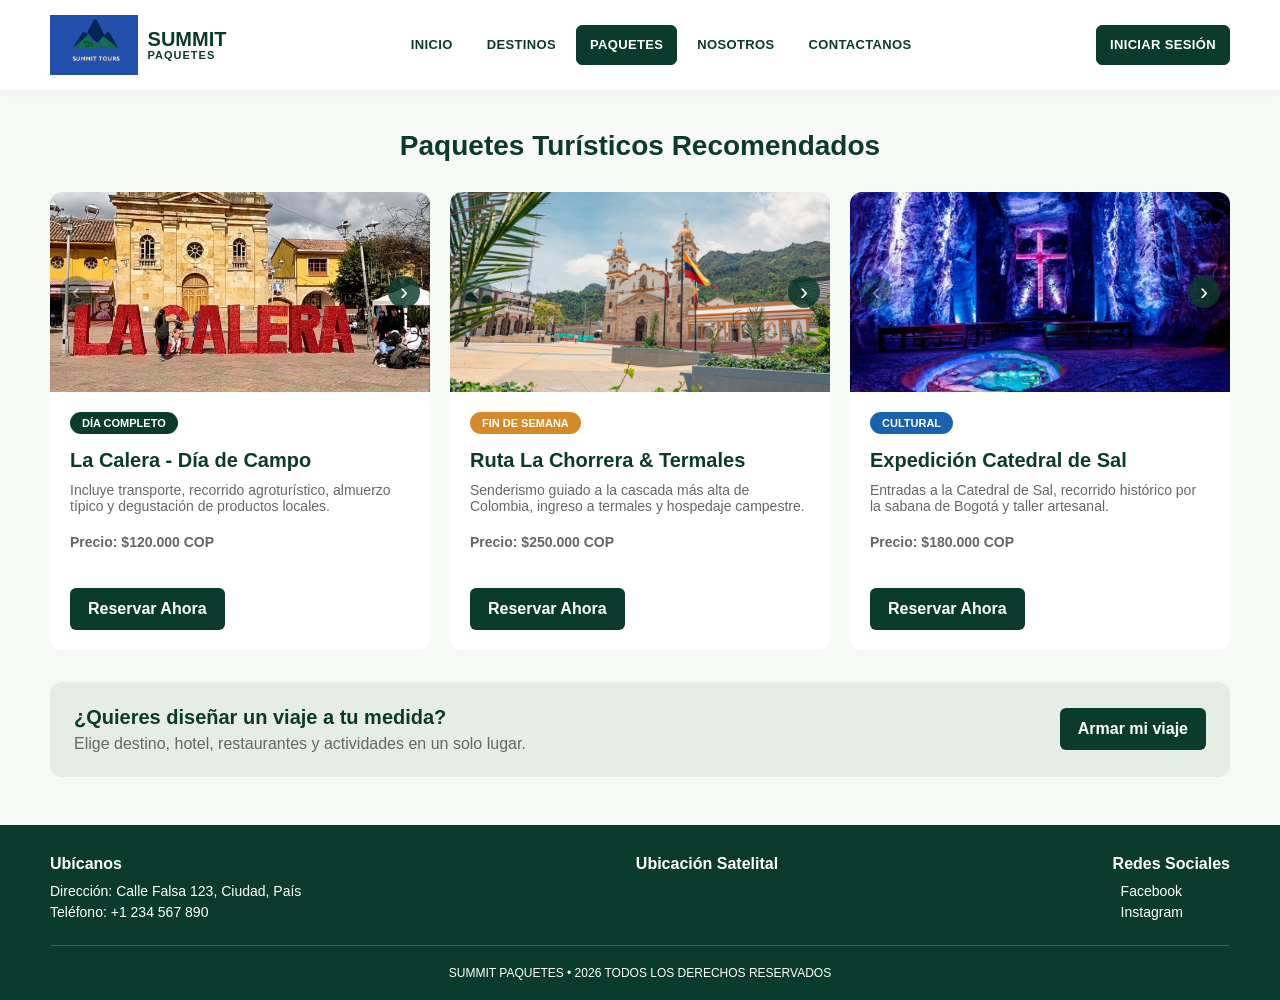
<file: paquetes.html>
<!DOCTYPE html>
<html lang="es">
<head>
  <meta charset="UTF-8">
  <meta name="viewport" content="width=device-width, initial-scale=1.0">
  <title>Paquetes Turísticos - SUMMIT</title>
  <link rel="stylesheet" href="css/style.css">
</head>
<body>

  <!-- HEADER -->
  <header class="main-header">
    <div class="logo">
      <img src="images/logoSUMMIT.PNG" alt="Logo SUMMIT" class="header-logo-img">
      <div class="logo-text">
        <span class="logo-title">SUMMIT</span>
        <span class="logo-subtitle">PAQUETES</span>
      </div>
    </div>
    <nav class="main-nav buttons" aria-label="Navegación principal">
      <ul>
        <li><a class="button" href="index.html">INICIO</a></li>
        <li><a class="button" href="destinos.html">DESTINOS</a></li>
        <li><a class="button active" href="paquetes.html">PAQUETES</a></li>
        <li><a class="button" href="nosotros.html">NOSOTROS</a></li>
        <li><a class="button" href="contactanos.html">CONTACTANOS</a></li>
      </ul>
    </nav>
    <div class="header-action buttons">
      <a href="login.html" class="button">INICIAR SESIÓN</a>
    </div>
  </header>

  <!-- CONTENIDO PRINCIPAL -->
  <main class="destinations-section">
    <h1 class="section-title">Paquetes Turísticos Recomendados</h1>

    <div class="cards-grid">
      <div class="card" id="paquete-calera">
        <div class="card-media">
          <div class="card-slider" aria-label="Imágenes del paquete de La Calera">
            <img src="images/calera.jpg" alt="Paisaje del paquete en La Calera">
            <img src="images/calera1.jpg" alt="Actividades del paquete en La Calera">
            <img src="images/calera2.jpg" alt="Naturaleza del paquete en La Calera">
          </div>
          <button class="slider-btn prev" type="button" aria-label="Imagen anterior del paquete de La Calera">‹</button>
          <button class="slider-btn next" type="button" aria-label="Siguiente imagen del paquete de La Calera">›</button>
        </div>
        <div class="card-body">
          <span class="badge badge-nature">DÍA COMPLETO</span>
          <h3>La Calera - Día de Campo</h3>
          <p>Incluye transporte, recorrido agroturístico, almuerzo típico y degustación de productos locales.</p>
          <p><strong>Precio: $120.000 COP</strong></p>
          <br>
          <button type="button" class="btn2 btn-primary reserve-button" data-package-id="calera" data-package-title="La Calera - Día de Campo" data-base-price="120000">Reservar Ahora</button>
        </div>
      </div>

      <div class="card" id="paquete-choachi">
        <div class="card-media">
          <div class="card-slider" aria-label="Imágenes del paquete de Choachí">
            <img src="images/choachi.jpg" alt="Paisaje del paquete en Choachí">
            <img src="images/choachi1.jpg" alt="Actividades del paquete en Choachí">
            <img src="images/choachi2.jpg" alt="Naturaleza del paquete en Choachí">
          </div>
          <button class="slider-btn prev" type="button" aria-label="Imagen anterior del paquete de Choachí">‹</button>
          <button class="slider-btn next" type="button" aria-label="Siguiente imagen del paquete de Choachí">›</button>
        </div>
        <div class="card-body">
          <span class="badge badge-adventure">FIN DE SEMANA</span>
          <h3>Ruta La Chorrera & Termales</h3>
          <p>Senderismo guiado a la cascada más alta de Colombia, ingreso a termales y hospedaje campestre.</p>
          <p><strong>Precio: $250.000 COP</strong></p>
          <br>
          <button type="button" class="btn2 btn-primary reserve-button" data-package-id="choachi" data-package-title="Ruta La Chorrera & Termales" data-base-price="250000">Reservar Ahora</button>
        </div>
      </div>

      <div class="card" id="paquete-zipaquira">
        <div class="card-media">
          <div class="card-slider" aria-label="Imágenes del paquete de Zipaquirá">
            <img src="images/zipaquira.jpg" alt="Paisaje del paquete en Zipaquirá">
            <img src="images/zipaquira1.jpg" alt="Experiencia cultural en Zipaquirá">
            <img src="images/zipaquira2.jpg" alt="Patrimonio del paquete en Zipaquirá">
          </div>
          <button class="slider-btn prev" type="button" aria-label="Imagen anterior del paquete de Zipaquirá">‹</button>
          <button class="slider-btn next" type="button" aria-label="Siguiente imagen del paquete de Zipaquirá">›</button>
        </div>
        <div class="card-body">
          <span class="badge badge-heritage">CULTURAL</span>
          <h3>Expedición Catedral de Sal</h3>
          <p>Entradas a la Catedral de Sal, recorrido histórico por la sabana de Bogotá y taller artesanal.</p>
          <p><strong>Precio: $180.000 COP</strong></p>
          <br>
          <button type="button" class="btn2 btn-primary reserve-button" data-package-id="zipaquira" data-package-title="Expedición Catedral de Sal" data-base-price="180000">Reservar Ahora</button>
        </div>
      </div>
    </div>
    <div class="builder-callout">
      <div>
        <h2>¿Quieres diseñar un viaje a tu medida?</h2>
        <p>Elige destino, hotel, restaurantes y actividades en un solo lugar.</p>
      </div>
      <a class="btn2 btn-primary" href="constructor-paquete.html">Armar mi viaje</a>
    </div>
  </main>

  <dialog class="reservation-modal" id="reservationModal" aria-labelledby="reservationTitle">
    <div class="reservation-modal-header">
      <div>
        <span class="reservation-eyebrow">PLANEA TU EXPERIENCIA</span>
        <h2 id="reservationTitle">Reservar paquete</h2>
        <p id="reservationPackageName"></p>
      </div>
      <button type="button" class="modal-close" id="closeReservation" aria-label="Cerrar ventana">×</button>
    </div>
    <form id="reservationForm" novalidate>
      <div class="form-group">
        <label for="travelDate">Fecha de viaje</label>
        <input type="date" id="travelDate" required>
        <span class="error-msg" id="errorTravelDate" role="alert"></span>
      </div>
      <fieldset class="traveller-fieldset">
        <legend>Pasajeros</legend>
        <div class="traveller-grid">
          <div class="form-group">
            <label for="adultCount">Adultos</label>
            <input type="number" id="adultCount" min="1" step="1" value="1" required>
          </div>
          <div class="form-group">
            <label for="childCount">Niños (3 a 17 años)</label>
            <input type="number" id="childCount" min="0" step="1" value="0" required>
          </div>
          <div class="form-group">
            <label for="seniorCount">Adultos mayores (+60)</label>
            <input type="number" id="seniorCount" min="0" step="1" value="0" required>
          </div>
        </div>
      </fieldset>
      <div class="reservation-total">
        <span id="travellerSummary">1 viajero</span>
        <strong id="reservationTotal">$120.000 COP</strong>
      </div>
      <div class="form-group">
        <label for="paymentMethod">Método de pago</label>
        <select id="paymentMethod" required>
          <option value="">Seleccione un método</option>
          <option value="PSE / Nequi / Daviplata">PSE / Nequi / Daviplata</option>
          <option value="Tarjeta de crédito">Tarjeta de crédito</option>
        </select>
        <span class="error-msg" id="errorPaymentMethod" role="alert"></span>
      </div>
      <p class="reservation-notice">El pago es simulado y no se realizará ningún cobro.</p>
      <button type="submit" class="btn2 btn-primary reservation-submit">Confirmar reserva</button>
    </form>
  </dialog>

  <!-- Pie de página -->
  <footer class="main-footer" id="contactanos">
    <div class="footer-content">
      <section class="footer-info">
        <h3>Ubícanos</h3>
        <p>Dirección: Calle Falsa 123, Ciudad, País</p>
        <p>Teléfono: +1 234 567 890</p>
      </section>

      <section class="footer-location">
        <h3>Ubicación Satelital</h3>
      </section>

      <section class="footer-social">
        <h3>Redes Sociales</h3>
        <p><i class="fa-brands fa-facebook"></i> Facebook</p>
        <p><i class="fa-brands fa-instagram"></i> Instagram</p>
      </section>
    </div>
    
    <hr class="footer-divider">
    
    <div class="footer-copyright">
      <p>SUMMIT PAQUETES • 2026 TODOS LOS DERECHOS RESERVADOS</p>
    </div>
  </footer>

  <script src="js/card-slider.js" defer></script>
  <script src="js/reserva-modal.js" defer></script>
</body>
</html>
</file>
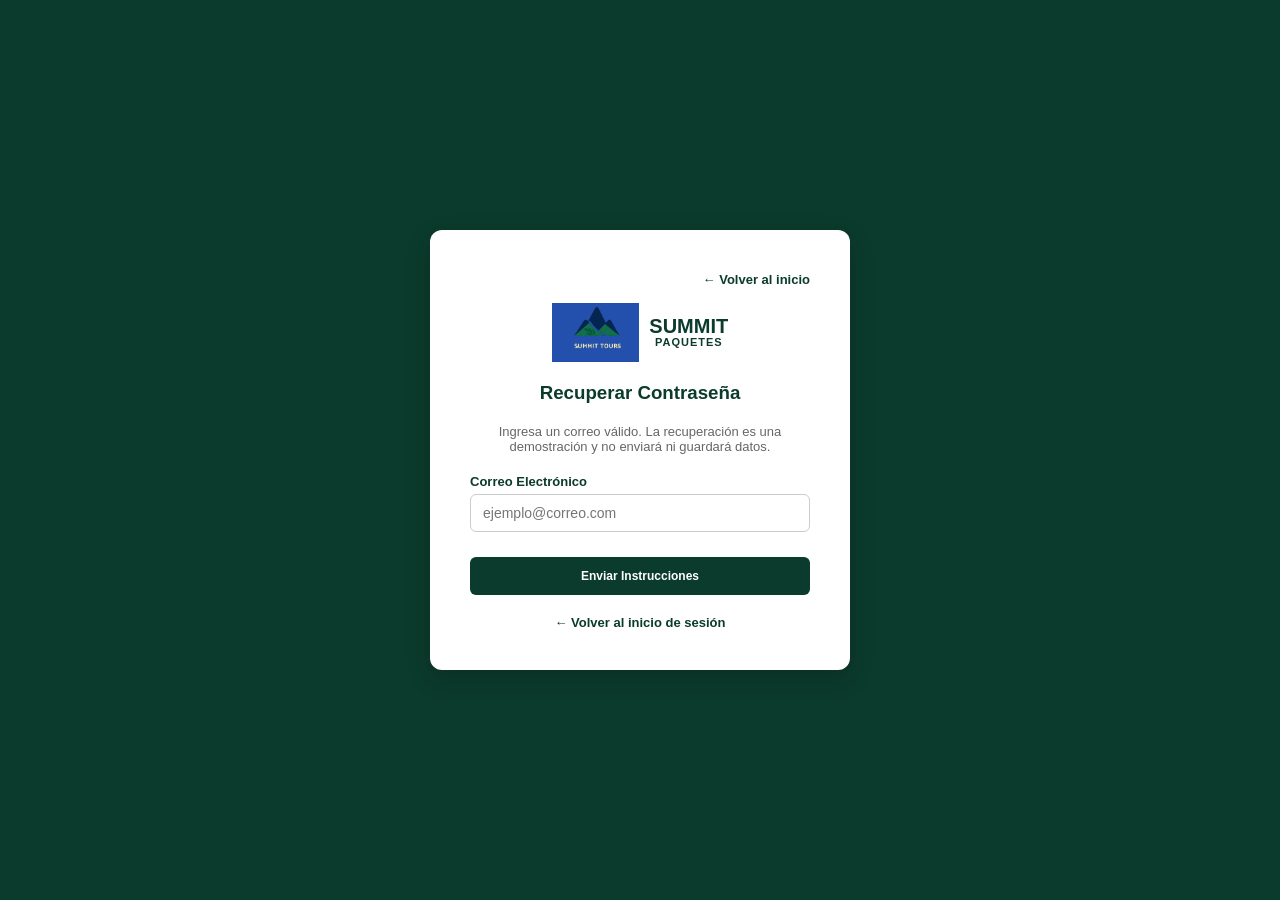
<file: recuperar.html>
<!DOCTYPE html>
<html lang="es">
<head>
  <meta charset="UTF-8">
  <meta name="viewport" content="width=device-width, initial-scale=1.0">
  <title>Summit - Recuperar Contraseña</title>
  <link rel="stylesheet" href="css/style.css">
</head>
<body class="auth-body">

  <div class="auth-card">
    <p class="auth-links"><a href="index.html">← Volver al inicio</a></p>
    <div class="logo auth-logo">
      <img src="images/logoSUMMIT.PNG" alt="Logo SUMMIT" class="header-logo-img">
      <div class="logo-text">
        <span class="logo-title">SUMMIT</span>
        <span class="logo-subtitle">PAQUETES</span>
      </div>
    </div>
    <h3>Recuperar Contraseña</h3>
    <p class="auth-desc">Ingresa un correo válido. La recuperación es una demostración y no enviará ni guardará datos.</p>
    
    <form id="recoverForm" novalidate>
      <div class="form-group">
        <label for="recoverEmail">Correo Electrónico</label>
        <input type="email" id="recoverEmail" placeholder="ejemplo@correo.com" required>
        <span class="error-msg" id="errorRecoverEmail"></span>
      </div>

      <button type="submit" class="btn3 btn-primary btn-full">Enviar Instrucciones</button>
    </form>

    <p class="auth-footer"><a href="login.html">← Volver al inicio de sesión</a></p>
  </div>

  <script src="js/recover-validation.js"></script>
</body>
</html>
</file>
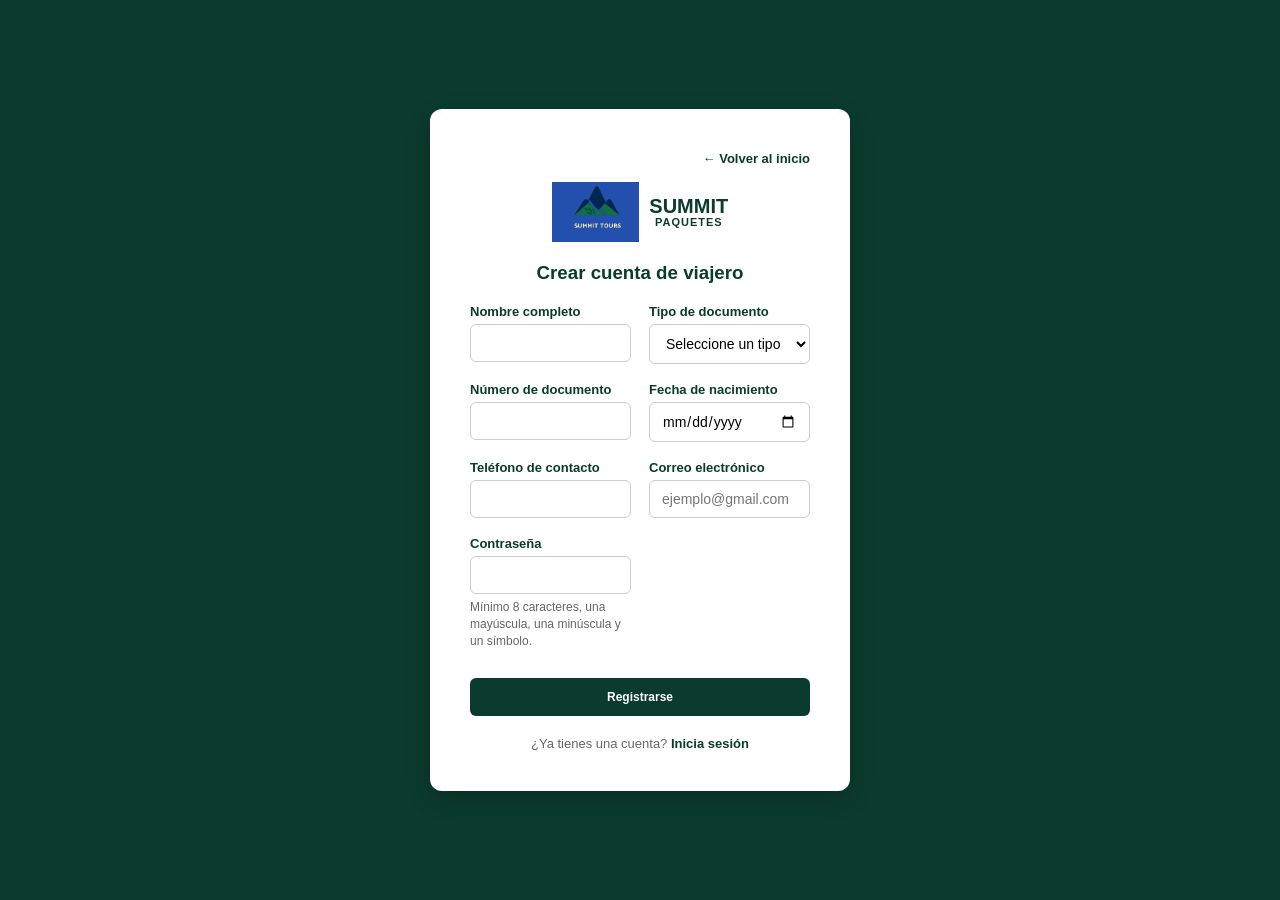
<file: registro.html>
<!DOCTYPE html>
<html lang="es">
<head>
    <meta charset="UTF-8">
    <meta name="viewport" content="width=device-width, initial-scale=1.0">
    <title>Summit Paquetes - Registro</title>
    <link rel="stylesheet" href="css/style.css">
</head>
<body class="auth-body">
    <main class="auth-card auth-card-wide">
        <p class="auth-links"><a href="index.html">← Volver al inicio</a></p>
        <div class="logo auth-logo">
            <img src="images/logoSUMMIT.PNG" alt="Logo SUMMIT" class="header-logo-img">
            <div class="logo-text">
                <span class="logo-title">SUMMIT</span>
                <span class="logo-subtitle">PAQUETES</span>
            </div>
        </div>
        <h3>Crear cuenta de viajero</h3>
        <form id="registerForm" novalidate>
            <div class="form-grid">
                <div class="form-group">
                    <label for="nombre">Nombre completo</label>
                    <input type="text" id="nombre" autocomplete="name" required>
                    <span class="error-msg" id="errorNombre"></span>
                </div>
                <div class="form-group">
                    <label for="tipoDocumento">Tipo de documento</label>
                    <select id="tipoDocumento" required>
                        <option value="">Seleccione un tipo</option>
                        <option value="C.C.">C.C.</option>
                        <option value="C.E.">C.E.</option>
                        <option value="Pasaporte">Pasaporte</option>
                    </select>
                    <span class="error-msg" id="errorTipoDocumento"></span>
                </div>
                <div class="form-group">
                    <label for="numeroDocumento">Número de documento</label>
                    <input type="text" id="numeroDocumento" autocomplete="off" required>
                    <span class="error-msg" id="errorNumeroDocumento"></span>
                </div>
                <div class="form-group">
                    <label for="fechaNacimiento">Fecha de nacimiento</label>
                    <input type="date" id="fechaNacimiento" autocomplete="bday" required>
                    <span class="error-msg" id="errorFechaNacimiento" role="alert"></span>
                </div>
                <div class="form-group">
                    <label for="telefono">Teléfono de contacto</label>
                    <input type="tel" id="telefono" autocomplete="tel" required>
                    <span class="error-msg" id="errorTelefono"></span>
                </div>
                <div class="form-group">
                    <label for="email">Correo electrónico</label>
                    <input type="email" id="email" autocomplete="email" placeholder="ejemplo@gmail.com" required>
                    <span class="error-msg" id="errorEmail"></span>
                </div>
                <div class="form-group">
                    <label for="password">Contraseña</label>
                    <input type="password" id="password" autocomplete="new-password" minlength="8" required>
                    <small class="form-hint">Mínimo 8 caracteres, una mayúscula, una minúscula y un símbolo.</small>
                    <span class="error-msg" id="errorPassword"></span>
                </div>
            </div>
            <button type="submit" class="btn3 btn-primary btn-full">Registrarse</button>
        </form>
        <p class="auth-footer">¿Ya tienes una cuenta? <a href="login.html">Inicia sesión</a></p>
    </main>
    <script src="js/register-validation.js"></script>
</body>
</html>
</file>
<file: css/style.css>
/* Reseteo básico y tipografía */
* {
  margin: 0;
  padding: 0;
  box-sizing: border-box;
  font-family: Arial, Helvetica, sans-serif;
}

body {
  background-color: #f7f9f6;
  color: #444444;
}

/* Variables de color */
:root {
  --primary-color: #0b3b2c;
  --secondary-color: #d48a28;
  --bg-light: #e5ede6;
  --bg-white: #ffffff;
  --text-dark: #0b3b2c;
  --text-muted: #666666;
  --badge-blue: #1a62af;
}

/* ==========================================
   ESTILOS PARA HERO BANNER - SUMMIT
   ========================================== */

.hero-banner {
  position: relative;
  width: 100%;
  min-height: 85vh; /* Ocupa el 85% de la altura de la pantalla */
  display: flex;
  align-items: center;
  justify-content: center;
  /* Imagen de fondo de aventura/naturaleza con respaldo de color */
  background: url('https://images.unsplash.com/photo-1464822759023-fed622ff2c3b?auto=format&fit=crop&w=1920&q=80') no-repeat center center/cover;
  text-align: center;
  color: #ffffff;
  padding: 0 20px;
  box-sizing: border-box;
}

/* Oscurecimiento para mejorar la lectura del texto */
.hero-overlay {
  position: absolute;
  top: 0;
  left: 0;
  width: 100%;
  height: 100%;
  background: rgba(0, 0, 0, 0.55);
  z-index: 1;
}

/* Contenido sobrepuesto */
.hero-content {
  position: relative;
  z-index: 2;
  max-width: 800px;
  animation: fadeInUp 1s ease-out;
}

.hero-title {
  font-size: 2.8rem;
  font-weight: 700;
  margin-bottom: 20px;
  line-height: 1.2;
  text-shadow: 2px 2px 4px rgba(0, 0, 0, 0.6);
}

.hero-subtitle {
  font-size: 1.25rem;
  margin-bottom: 30px;
  font-weight: 300;
  line-height: 1.5;
  color: #f0f0f0;
}

/* Botones de Acción */
.hero-buttons {
  display: flex;
  gap: 15px;
  justify-content: center;
  flex-wrap: wrap;
}

.btn1,
.btn2 {
  padding: 12px 28px;
  font-size: 1rem;
  font-weight: 600;
  border-radius: 6px;
  text-decoration: none;
  transition: all 0.3s ease;
  display: inline-block;
}

.btn1.btn-primary {
  background-color: #2e7d32; /* Verde agroturismo/naturaleza */
  color: #ffffff;
  border: 2px solid #2e7d32;
}

.btn1.btn-primary:hover {
  background-color: #1b5e20;
  border-color: #1b5e20;
  transform: translateY(-2px);
}

.btn1.btn-secondary {
  background-color: transparent;
  color: #ffffff;
  border: 2px solid #ffffff;
}

.btn1.btn-secondary:hover {
  background-color: #ffffff;
  color: #1b5e20;
  transform: translateY(-2px);
}

/* Animación de entrada suave */
@keyframes fadeInUp {
  from {
    opacity: 0;
    transform: translateY(30px);
  }
  to {
    opacity: 1;
    transform: translateY(0);
  }
}

/* Ajuste Adaptable para Pantallas Móviles */
@media (max-width: 768px) {
  .hero-banner {
    min-height: 70vh;
  }
  
  .hero-title {
    font-size: 2rem;
  }
  
  .hero-subtitle {
    font-size: 1rem;
  }
  
  .hero-buttons {
    flex-direction: column;
    align-items: center;
  }

  .hero-buttons .btn1 {
    width: 80%;
  }
}

/* Header & Navegación */
.main-header {
  background-color: var(--bg-white);
  min-height: 80px;
  display: flex;
  align-items: center;
  justify-content: space-between;
  gap: 20px;
  padding: 15px 50px;
  position: sticky;
  top: 0;
  z-index: 100;
  box-shadow: 0 2px 10px rgba(0, 0, 0, 0.04);
}

.buttons .button {
  display: flex;
  align-items:center;
  justify-content: center;
  min-height: 40px;
  color: var(--primary-color);
  padding: 9px 13px;
  border: 1px solid transparent;
  border-radius: 6px;
  background: transparent;
  font-size: 13px;
  font-weight: 700;
  letter-spacing: 0.35px;
  text-decoration: none;
  transition: color 0.2s ease, background-color 0.2s ease, border-color 0.2s ease, box-shadow 0.2s ease;
}

.logo {
  display: flex;
  align-items: center;
  gap: 10px;
  flex-shrink: 0;
}

.header-logo-img {
  width: auto;
  max-width: 200px;
  max-height: 60px;
  object-fit: contain;
  flex-shrink: 0;
}

.logo-text {
  display: flex;
  flex-direction: column;
}

.logo-title {
  font-size: 20px;
  font-weight: bold;
  color: var(--primary-color);
  line-height: 1;
}

.logo-subtitle {
  font-size: 11px;
  font-weight: bold;
  color: var(--primary-color);
  letter-spacing: 1px;
}

.main-nav {
  flex: 1;
  display: flex;
  justify-content: center;
}

.main-nav ul {
  display: flex;
  align-items: center;
  justify-content: center;
  list-style: none;
  gap: 6px;
  flex-wrap: wrap;
}

.main-nav a {
  text-decoration: none;
  color: var(--primary-color);
  font-size: 13px;
  font-weight: 700;
}

.main-nav a:hover,
.main-nav a:focus {
  color: var(--primary-color);
  background-color: var(--bg-light);
  border-color: #d4e0d6;
  outline: none;
}

.main-nav a.active {
  color: var(--bg-white);
  background: var(--primary-color);
  border-color: var(--primary-color);
}

.main-nav a.active:hover,
.main-nav a.active:focus {
  color: var(--bg-white);
  background: #164d3a;
  border-color: #164d3a;
}

.header-action {
  display: flex;
  align-items: center;
  justify-content: center;
  flex-shrink: 0;
}

.header-action .button {
  color: var(--bg-white);
  border-color: var(--primary-color);
  background: var(--primary-color);
}

.header-action .button:hover,
.header-action .button:focus {
  color: var(--primary-color);
  border-color: var(--primary-color);
  background: var(--bg-white);
  box-shadow: 0 3px 10px rgba(11, 59, 44, 0.12);
  outline: none;
}

/* Botones genéricos */
.btn3 {
  text-decoration: none;
  display: inline-block;
  font-weight: bold;
  border-radius: 6px;
  font-size: 12px;
  text-align: center;
}

.btn2.btn-primary,
.btn3.btn-primary {
  background-color: var(--primary-color);
  color: #ffffff;
  padding: 12px 18px;
  transition: opacity 0.2s ease, transform 0.2s ease;
}

.btn2.btn-primary:hover,
.btn2.btn-primary:focus,
.btn3.btn-primary:hover,
.btn3.btn-primary:focus {
  opacity: 0.95;
  transform: translateY(-1px);
}

.btn2.btn-rounded {
  border-radius: 25px;
  padding: 14px 28px;
  font-size: 13px;
}

.btn2.btn-secondary {
  background-color: var(--bg-light);
  color: var(--primary-color);
  padding: 8px 14px;
  border-radius: 6px;
}

/* Hero Section */
.hero-section {
  padding: 40px 50px 0 50px;
}

.hero-container {
  display: flex;
  align-items: flex-start;
  gap: 40px;
}

.hero-text {
  flex: 1;
}

.hero-text h1 {
  font-size: 48px;
  color: var(--primary-color);
  line-height: 1.1;
  margin: 20px 0;
}

.hero-text h1 .highlight {
  color: var(--secondary-color);
}

.hero-text p {
  font-size: 18px;
  color: var(--text-muted);
  margin-bottom: 30px;
}

.hero-image {
  flex: 1;
  height: 300px;
  background-color: #2b5d44;
  border-radius: 15px;
  overflow: hidden;
}

.hero-image img {
  width: 100%;
  height: 100%;
  object-fit: cover;
  display: block;
}

/* Badges */
.badge {
  display: inline-block;
  padding: 5px 12px;
  border-radius: 15px;
  font-size: 11px;
  font-weight: bold;
  color: #ffffff;
}

.badge-light {
  background-color: var(--bg-light);
  color: var(--primary-color);
  border-radius: 20px;
  padding: 6px 12px;
  font-size: 12px;
}

.badge-nature { background-color: var(--primary-color); }
.badge-adventure { background-color: var(--secondary-color); }
.badge-heritage { background-color: var(--badge-blue); }

/* Buscador */
.search-section {
  padding: 48px 50px 20px;
  background: linear-gradient(180deg, var(--bg-light), #f7f9f6);
}

.search-heading {
  max-width: 700px;
  margin: 0 auto 22px;
  text-align: center;
}

.search-eyebrow {
  display: inline-block;
  margin-bottom: 8px;
  color: #9a6417;
  font-size: 11px;
  font-weight: bold;
  letter-spacing: 1.5px;
}

.search-heading h2 {
  margin-bottom: 8px;
  color: var(--primary-color);
  font-size: 28px;
}

.search-heading p {
  color: var(--text-muted);
  font-size: 15px;
}

.search-bar {
  max-width: 1000px;
  margin: 0 auto;
  background-color: var(--bg-white);
  display: flex;
  align-items: center;
  gap: 12px;
  border: 1px solid rgba(11, 59, 44, 0.08);
  border-radius: 14px;
  box-shadow: 0 12px 30px rgba(11, 59, 44, 0.1);
  padding: 14px 18px;
}

.search-item {
  flex: 1;
  min-width: 180px;
  padding: 8px 20px;
  display: flex;
  flex-direction: column;
}

.search-item + .search-item {
  border-left: 1px solid #e5ede6;
}

.search-label {
  margin-bottom: 8px;
  color: var(--primary-color);
  font-size: 13px;
  font-weight: bold;
}

.search-input {
  width: 100%;
  min-height: 42px;
  padding: 9px 12px;
  border: 1px solid #dce5dd;
  border-radius: 7px;
  background-color: #f9fbf9;
  color: var(--text-dark);
  font-size: 14px;
  transition: border-color 0.2s ease, box-shadow 0.2s ease;
}

.search-submit {
  min-height: 46px;
  flex: 0 0 auto;
  padding: 0 22px;
  border: 1px solid var(--primary-color);
  border-radius: 7px;
  background: var(--primary-color);
  color: var(--bg-white);
  font-size: 14px;
  font-weight: 700;
  cursor: pointer;
  transition: background-color 0.2s ease, border-color 0.2s ease, box-shadow 0.2s ease;
}

.search-submit:hover,
.search-submit:focus-visible {
  border-color: #164d3a;
  background: #164d3a;
  box-shadow: 0 3px 10px rgba(11, 59, 44, 0.18);
  outline: none;
}

.search-input::placeholder {
  color: #888888;
}

.search-input:focus {
  outline: none;
  border-color: var(--secondary-color);
  box-shadow: 0 0 0 3px rgba(212, 138, 40, 0.16);
}

.search-button-wrapper {
  padding-left: 10px;
}

@media (max-width: 700px) {
  .search-section {
    padding: 36px 20px 16px;
  }

  .search-heading h2 {
    font-size: 24px;
  }

  .search-bar {
    flex-direction: column;
    align-items: stretch;
    padding: 10px 16px;
  }

  .search-item {
    width: 100%;
    min-width: 0;
    padding: 12px 4px;
  }

  .search-item + .search-item {
    border-left: 0;
    border-top: 1px solid #e5ede6;
  }

  .search-submit {
    width: 100%;
    margin: 6px 4px 4px;
  }
}

/* Registro de cliente */
.auth-card-wide {
  max-width: 760px;
}

.form-grid {
  display: grid;
  grid-template-columns: repeat(2, minmax(0, 1fr));
  column-gap: 18px;
}

#errorFechaNacimiento:not(:empty) {
  margin-top: 7px;
  padding: 8px 10px;
  border-left: 3px solid #d9534f;
  border-radius: 4px;
  background: #fff1f0;
  color: #a52822;
  font-weight: 600;
}

/* Modal de reserva */
.reserve-button {
  border: 0;
  cursor: pointer;
  font-family: inherit;
}

.reservation-modal {
  width: min(620px, calc(100% - 28px));
  max-height: min(90vh, 760px);
  margin: auto;
  padding: 28px;
  overflow-y: auto;
  border: 0;
  border-radius: 14px;
  color: var(--text-dark);
  background: var(--bg-white);
  box-shadow: 0 18px 60px rgba(0, 0, 0, 0.28);
}

.reservation-modal::backdrop {
  background: rgba(5, 26, 19, 0.72);
  backdrop-filter: blur(3px);
}

.reservation-modal-header {
  display: flex;
  align-items: flex-start;
  justify-content: space-between;
  gap: 16px;
  margin-bottom: 20px;
}

.reservation-modal-header h2,
.reservation-confirmation h3 {
  margin: 4px 0 8px;
  color: var(--primary-color);
}

.reservation-modal-header p,
.reservation-eyebrow,
.reservation-notice {
  color: var(--text-muted);
}

.reservation-eyebrow {
  font-size: 11px;
  font-weight: 700;
  letter-spacing: 1px;
}

.modal-close {
  width: 36px;
  height: 36px;
  flex: 0 0 auto;
  border: 0;
  border-radius: 50%;
  background: var(--bg-light);
  color: var(--primary-color);
  cursor: pointer;
  font-size: 25px;
  line-height: 1;
}

.traveller-fieldset {
  margin: 4px 0 16px;
  padding: 16px;
  border: 1px solid #d9e2dc;
  border-radius: 8px;
}

.traveller-fieldset legend {
  padding: 0 7px;
  color: var(--primary-color);
  font-size: 14px;
  font-weight: 700;
}

.traveller-grid {
  display: grid;
  grid-template-columns: repeat(3, minmax(0, 1fr));
  gap: 12px;
}

.traveller-grid .form-group {
  margin-bottom: 0;
}

.reservation-total {
  display: flex;
  align-items: center;
  justify-content: space-between;
  gap: 12px;
  margin: 16px 0;
  padding: 15px;
  border-radius: 8px;
  background: var(--bg-light);
}

.reservation-total strong {
  color: var(--primary-color);
  font-size: 20px;
}

.reservation-notice {
  margin: -5px 0 12px;
  font-size: 12px;
}

.reservation-submit {
  width: 100%;
  border: 0;
  cursor: pointer;
}

.reservation-confirmation {
  text-align: center;
}

.confirmation-icon {
  display: grid;
  width: 54px;
  height: 54px;
  margin: 0 auto 12px;
  place-items: center;
  border-radius: 50%;
  background: var(--bg-light);
  color: var(--primary-color);
  font-size: 30px;
  font-weight: 700;
}

.reservation-ticket {
  margin: 18px 0;
  padding: 16px;
  border: 1px dashed var(--secondary-color);
  border-radius: 8px;
  background: #fffaf2;
  color: var(--text-dark);
  font-size: 14px;
  line-height: 1.8;
  text-align: left;
  white-space: pre-line;
}

.reservation-confirmation .btn2 {
  margin: 4px;
}

.reservation-amount {
  color: var(--primary-color);
  white-space: nowrap;
}

.dashboard-empty {
  padding: 12px 0;
  color: var(--text-muted);
}

/* Constructor del paquete y panel de proveedores */
.builder-brand {
  margin: 0;
  color: var(--primary-color);
}

.builder-page {
  max-width: 1180px;
  margin: 0 auto;
  padding: 48px 24px 64px;
}

.builder-heading {
  max-width: 760px;
  margin: 0 auto 34px;
  text-align: center;
}

.builder-heading h1 {
  margin: 8px 0;
  color: var(--primary-color);
  font-size: clamp(28px, 4vw, 40px);
}

.builder-heading > p:last-child,
.builder-help,
.builder-disclaimer {
  color: var(--text-muted);
  line-height: 1.6;
}

.builder-eyebrow,
.builder-step {
  color: #966018;
  font-size: 11px;
  font-weight: 700;
  letter-spacing: 1.1px;
}

.builder-layout {
  display: grid;
  grid-template-columns: minmax(0, 1fr) 320px;
  align-items: start;
  gap: 24px;
}

.builder-form {
  display: grid;
  gap: 18px;
}

.builder-section,
.builder-summary,
.provider-panel {
  padding: 24px;
  border: 1px solid #e1e8e3;
  border-radius: 12px;
  background: #ffffff;
  box-shadow: 0 5px 18px rgba(11, 59, 44, 0.045);
}

.builder-section h2,
.builder-summary h2,
.provider-panel h2 {
  margin: 6px 0 14px;
  color: var(--primary-color);
  font-size: 21px;
}

.builder-section .form-grid {
  row-gap: 4px;
}

.builder-section .form-group {
  margin: 0 0 12px;
}

.builder-section input,
.builder-section select,
.provider-panel input,
.provider-panel select,
.provider-panel textarea {
  width: 100%;
  min-height: 42px;
  padding: 10px 12px;
  border: 1px solid #cbd6ce;
  border-radius: 6px;
  background: #ffffff;
  color: var(--text-dark);
  font: inherit;
}

.builder-section input:focus,
.builder-section select:focus,
.provider-panel input:focus,
.provider-panel select:focus,
.provider-panel textarea:focus {
  border-color: var(--primary-color);
  outline: 3px solid rgba(11, 59, 44, 0.12);
}

.builder-options {
  display: grid;
  gap: 10px;
  margin-top: 16px;
}

.builder-option {
  display: flex;
  align-items: flex-start;
  gap: 12px;
  padding: 13px;
  border: 1px solid #e1e8e3;
  border-radius: 8px;
  cursor: pointer;
}

.builder-option:has(input:checked) {
  border-color: var(--primary-color);
  background: #f3f8f4;
}

.builder-option input {
  width: auto;
  min-height: auto;
  margin-top: 3px;
  accent-color: var(--primary-color);
}

.builder-option-image {
  width: 76px;
  height: 58px;
  flex: 0 0 auto;
  border-radius: 6px;
  object-fit: cover;
}

.builder-option-copy {
  display: grid;
  gap: 4px;
}

.builder-option-copy strong {
  color: var(--primary-color);
}

.builder-option-copy small {
  color: var(--text-muted);
}

.builder-summary {
  position: sticky;
  top: 24px;
}

.summary-details {
  display: grid;
  gap: 12px;
  padding: 8px 0 18px;
}

.summary-details p {
  display: flex;
  justify-content: space-between;
  gap: 12px;
  color: var(--text-muted);
  font-size: 13px;
  line-height: 1.4;
}

.summary-details strong {
  color: var(--text-dark);
  white-space: nowrap;
}

.summary-total {
  display: grid;
  gap: 6px;
  padding-top: 16px;
  border-top: 1px solid #e1e8e3;
  color: var(--text-muted);
}

.summary-total strong {
  color: var(--primary-color);
  font-size: 24px;
}

.builder-disclaimer,
.provider-help {
  margin-top: 14px;
  font-size: 12px;
}

.builder-callout {
  display: flex;
  align-items: center;
  justify-content: space-between;
  gap: 20px;
  margin: 32px 0 8px;
  padding: 24px;
  border-radius: 12px;
  background: var(--bg-light);
}

.builder-callout h2 {
  margin-bottom: 6px;
  color: var(--primary-color);
  font-size: 20px;
}

.builder-callout p {
  color: var(--text-muted);
}

.builder-message:not(:empty) {
  padding: 12px;
  border-radius: 6px;
  background: #fff3f0;
  color: #9c2f24;
}

.builder-submit {
  width: 100%;
  border: 0;
  cursor: pointer;
}

.provider-page {
  max-width: 1180px;
  margin: 0 auto;
  padding: 34px 24px 60px;
}

.provider-page .dashboard-header {
  margin-bottom: 24px;
}

.provider-grid {
  display: grid;
  grid-template-columns: repeat(2, minmax(0, 1fr));
  align-items: start;
  gap: 18px;
}

.provider-panel {
  margin-bottom: 18px;
}

.provider-panel-full {
  grid-column: 1 / -1;
}

.provider-panel form {
  display: grid;
  gap: 12px;
}

.provider-panel label {
  display: grid;
  gap: 6px;
  color: var(--text-dark);
  font-size: 13px;
  font-weight: 700;
}

.provider-panel label.provider-checkbox {
  display: flex;
  align-items: center;
  gap: 9px;
}

.provider-checkbox input {
  width: auto;
  min-height: 0;
  accent-color: var(--primary-color);
}

.provider-panel textarea {
  min-height: 90px;
  resize: vertical;
}

.provider-panel .btn2 {
  width: fit-content;
  border: 0;
  cursor: pointer;
}

.provider-site-select {
  max-width: 100%;
}

.provider-table-wrap {
  overflow-x: auto;
}

.provider-table {
  width: 100%;
  border-collapse: collapse;
  text-align: left;
}

.provider-table th,
.provider-table td {
  padding: 12px;
  border-bottom: 1px solid #e1e8e3;
  vertical-align: top;
}

.provider-table th {
  color: var(--primary-color);
  font-size: 12px;
}

.provider-table td {
  font-size: 13px;
}

.admin-provider-actions {
  display: flex;
  align-items: center;
  gap: 8px;
}

.provider-table .btn2 {
  padding: 8px 12px;
  font-size: 12px;
}

.provider-feedback {
  min-height: 20px;
  color: var(--primary-color);
  font-size: 13px;
}

.status-badge.status-pending {
  background: #fff3d8;
  color: #79500d;
}

.status-badge.status-rejected {
  background: #fde9e7;
  color: #9c2f24;
}

@media (max-width: 800px) {
  .builder-layout {
    grid-template-columns: 1fr;
  }

  .builder-summary {
    position: static;
    grid-row: 1;
  }
}

@media (max-width: 700px) {
  .builder-callout {
    align-items: flex-start;
    flex-direction: column;
  }

  .provider-grid {
    grid-template-columns: 1fr;
  }

  .provider-panel-full {
    grid-column: auto;
  }

  .provider-page {
    padding: 24px 16px 40px;
  }
}

@media (max-width: 560px) {
  .builder-page {
    padding: 32px 16px 44px;
  }

  .builder-section,
  .builder-summary,
  .provider-panel {
    padding: 18px;
  }

  .builder-option-image {
    width: 58px;
    height: 52px;
  }

  .builder-section .form-grid {
    grid-template-columns: 1fr;
  }
}

@media (max-width: 600px) {
  .auth-card-wide {
    padding: 24px 18px;
  }

  .form-grid,
  .traveller-grid {
    grid-template-columns: 1fr;
    gap: 0;
  }

  .reservation-modal {
    padding: 20px;
  }

  .reservation-total strong {
    font-size: 17px;
  }
}

@media (max-width: 980px) {
  .main-header {
    flex-wrap: wrap;
    justify-content: center;
    padding: 20px 30px;
  }

  .main-nav {
    width: 100%;
  }

  .header-action {
    width: 100%;
  }
}

@media (max-width: 560px) {
  .main-header {
    padding: 18px 20px;
  }

  .logo {
    justify-content: center;
    width: 100%;
  }

  .main-nav ul {
    gap: 10px 14px;
  }

  .main-nav a {
    font-size: 12px;
  }
}

/* Destinos Destacados */
.destinations-section {
  padding: 40px 50px;
}

.section-title {
  text-align: center;
  font-size: 28px;
  color: var(--primary-color);
  margin-bottom: 30px;
}

.cards-grid {
  display: flex;
  gap: 20px;
}

.card {
  flex: 1;
  background-color: var(--bg-white);
  border-radius: 12px;
}

.card-media {
  position: relative;
  border-radius: 12px 12px 0 0;
}

.card-image img {
  width: 100%;
  height: 180px;
  object-fit: cover;
  display: block;
}

.card-slider {
  display: flex;
  width: 100%;
  height: 200px;
  overflow-x: auto;
  scroll-snap-type: x mandatory;
  scroll-behavior: smooth;
  scrollbar-width: none;
  -ms-overflow-style: none;
  border-radius: 12px 12px 0 0;
}

.card-slider::-webkit-scrollbar {
  display: none;
}

.card-slider img {
  flex: 0 0 100%;
  width: 100%;
  height: 200px;
  object-fit: cover;
  scroll-snap-align: start;
}

.slider-btn {
  position: absolute;
  top: 50%;
  z-index: 1;
  display: grid;
  width: 32px;
  height: 32px;
  place-items: center;
  padding: 0;
  border: 0;
  border-radius: 50%;
  background-color: rgba(11, 59, 44, 0.82);
  color: #ffffff;
  font-size: 24px;
  line-height: 1;
  cursor: pointer;
  transform: translateY(-50%);
  transition: background-color 0.2s ease, opacity 0.2s ease;
}

.slider-btn:hover,
.slider-btn:focus-visible {
  background-color: var(--secondary-color);
  outline: 2px solid #ffffff;
  outline-offset: 2px;
}

.slider-btn:disabled {
  opacity: 0.45;
  cursor: default;
}

.slider-btn.prev {
  left: 10px;
}

.slider-btn.next {
  right: 10px;
}

.card-body {
  padding: 20px;
}

.card-body h3 {
  font-size: 20px;
  color: var(--primary-color);
  margin: 15px 0 10px 0;
}

.card-body p {
  font-size: 14px;
  color: var(--text-muted);
  margin-bottom: 20px;
}

/* Footer */
.main-footer {
  background-color: var(--primary-color);
  color: #ffffff;
  padding: 30px 50px 20px 50px;
}

.footer-content {
  display: flex;
  justify-content: space-between;
  gap: 20px;
  margin-bottom: 20px;
}

.footer-content h3 {
  margin-bottom: 10px;
  font-size: 16px;
}

.footer-content p {
  font-size: 14px;
  margin-bottom: 5px;
}

.footer-content i {
  margin-right: 8px;
}

.footer-divider {
  border: 0;
  border-top: 1px solid rgba(255, 255, 255, 0.2);
  margin: 20px 0;
}

.footer-copyright {
  text-align: center;
  font-size: 12px;
}

/* Estilos para Formularios de Autenticación */
.auth-body {
  background-color: var(--primary-color);
  display: flex;
  justify-content: center;
  align-items: center;
  min-height: 100vh;
  padding: 20px;
}

.auth-card {
  background-color: #ffffff;
  padding: 40px;
  border-radius: 12px;
  width: 100%;
  max-width: 420px;
  box-shadow: 0 8px 24px rgba(0,0,0,0.2);
  text-align: center;
}

.auth-card h2 {
  color: var(--primary-color);
  margin-bottom: 5px;
}

.auth-logo {
  justify-content: center;
  margin: 0 auto 20px;
}

.auth-card h3 {
  color: var(--text-dark);
  margin-bottom: 20px;
}

.auth-desc {
  font-size: 13px;
  color: var(--text-muted);
  margin-bottom: 20px;
}

.form-group {
  text-align: left;
  margin-bottom: 15px;
}

.form-group label {
  display: block;
  font-size: 13px;
  font-weight: bold;
  margin-bottom: 5px;
  color: var(--text-dark);
}

.form-hint {
  display: block;
  margin-top: 5px;
  color: var(--text-muted);
  font-size: 12px;
  line-height: 1.4;
}

.form-group input,
.form-group select {
  width: 100%;
  padding: 10px 12px;
  border: 1px solid #cccccc;
  border-radius: 6px;
  font-size: 14px;
  background-color: #ffffff;
}

.form-group input:focus,
.form-group select:focus {
  outline: none;
  border-color: var(--primary-color);
}

.error-msg {
  color: #d9534f;
  font-size: 12px;
  display: block;
  margin-top: 3px;
}

.btn3.btn-full {
  width: 100%;
  padding: 12px;
  margin-top: 10px;
  cursor: pointer;
  border: none;
}

.auth-links {
  text-align: right;
  margin-bottom: 15px;
}

.auth-links a, .auth-footer a {
  color: var(--primary-color);
  font-size: 13px;
  text-decoration: none;
  font-weight: bold;
}

.auth-footer {
  margin-top: 20px;
  font-size: 13px;
  color: var(--text-muted);
}

/* Dashboard Layout */
.dashboard-layout {
  display: flex;
  min-height: 100vh;
}

.sidebar {
  width: 250px;
  background-color: var(--primary-color);
  color: #ffffff;
  padding: 20px;
}

.sidebar-logo h2 {
  color: #ffffff;
  margin-bottom: 30px;
}

.sidebar-brand {
  display: flex;
  align-items: center;
  gap: 10px;
  color: #ffffff;
  text-decoration: none;
  font-size: 24px;
  font-weight: bold;
  margin-bottom: 30px;
}

.sidebar-menu {
  list-style: none;
}

.sidebar-menu li {
  margin-bottom: 15px;
}

.sidebar-menu a {
  color: #e5ede6;
  text-decoration: none;
  display: flex;
  align-items: center;
  gap: 10px;
  font-size: 14px;
}

.sidebar-menu li.active a, .sidebar-menu a:hover {
  color: var(--secondary-color);
  font-weight: bold;
}

.dashboard-main {
  flex: 1;
  background-color: #f7f9f6;
  padding: 30px;
}

.dashboard-header {
  display: flex;
  justify-content: space-between;
  align-items: center;
  margin-bottom: 30px;
}

.user-role-badge {
  background-color: var(--bg-light);
  color: var(--primary-color);
  padding: 6px 12px;
  border-radius: 15px;
  font-size: 13px;
  font-weight: bold;
}

.profile-card, .reservations-section {
  background-color: #ffffff;
  padding: 20px;
  border-radius: 8px;
  margin-bottom: 20px;
  box-shadow: 0 2px 8px rgba(0,0,0,0.05);
}

.profile-info p {
  margin: 10px 0;
  font-size: 14px;
}

.reservation-card {
  border: 1px solid #eeeeee;
  padding: 15px;
  border-radius: 6px;
  margin-top: 10px;
}

.status-badge {
  display: inline-block;
  padding: 4px 8px;
  border-radius: 4px;
  font-size: 12px;
  font-weight: bold;
}

.status-confirmed {
  background-color: #d4edda;
  color: #155724;
}

.registerFieldset {
  border: 1px solid #cccccc;
  padding: 15px;
  border-radius: 6px;
  margin-bottom: 20px;
}

.input-error {
  border-color: #d9534f !important;
}

.dashboard-section {
  background-color: #ffffff;
  padding: 20px;
  border-radius: 8px;
  margin-bottom: 20px;
  box-shadow: 0 2px 8px rgba(0,0,0,0.05);
}

.dashboard-section h2 {
  color: var(--primary-color);
  font-size: 20px;
  margin-bottom: 16px;
}

.dashboard-grid {
  display: grid;
  grid-template-columns: repeat(auto-fit, minmax(180px, 1fr));
  gap: 16px;
  margin-bottom: 20px;
}

.dashboard-stat {
  background-color: var(--bg-white);
  border-left: 4px solid var(--secondary-color);
  border-radius: 8px;
  padding: 18px;
  box-shadow: 0 2px 8px rgba(0,0,0,0.05);
}

.dashboard-stat span {
  display: block;
  color: var(--text-muted);
  font-size: 13px;
  margin-bottom: 8px;
}

.dashboard-stat strong {
  color: var(--primary-color);
  font-size: 24px;
}

.dashboard-list {
  display: grid;
  gap: 12px;
}

.dashboard-item {
  display: flex;
  justify-content: space-between;
  align-items: center;
  gap: 16px;
  border: 1px solid #eeeeee;
  border-radius: 6px;
  padding: 14px;
}

.dashboard-item h3 {
  color: var(--primary-color);
  font-size: 16px;
  margin-bottom: 5px;
}

.dashboard-item p {
  color: var(--text-muted);
  font-size: 13px;
}

.dashboard-main .btn2 {
  white-space: nowrap;
}

@media (max-width: 700px) {
  .dashboard-layout {
    display: block;
  }

  .sidebar {
    width: 100%;
  }

  .sidebar-logo h2 {
    margin-bottom: 18px;
  }

  .sidebar-menu {
    display: flex;
    flex-wrap: wrap;
    gap: 12px 18px;
  }

  .sidebar-menu li {
    margin-bottom: 0;
  }

  .dashboard-main {
    padding: 20px;
  }

  .dashboard-header,
  .dashboard-item {
    align-items: flex-start;
    flex-direction: column;
  }
}
</file>
